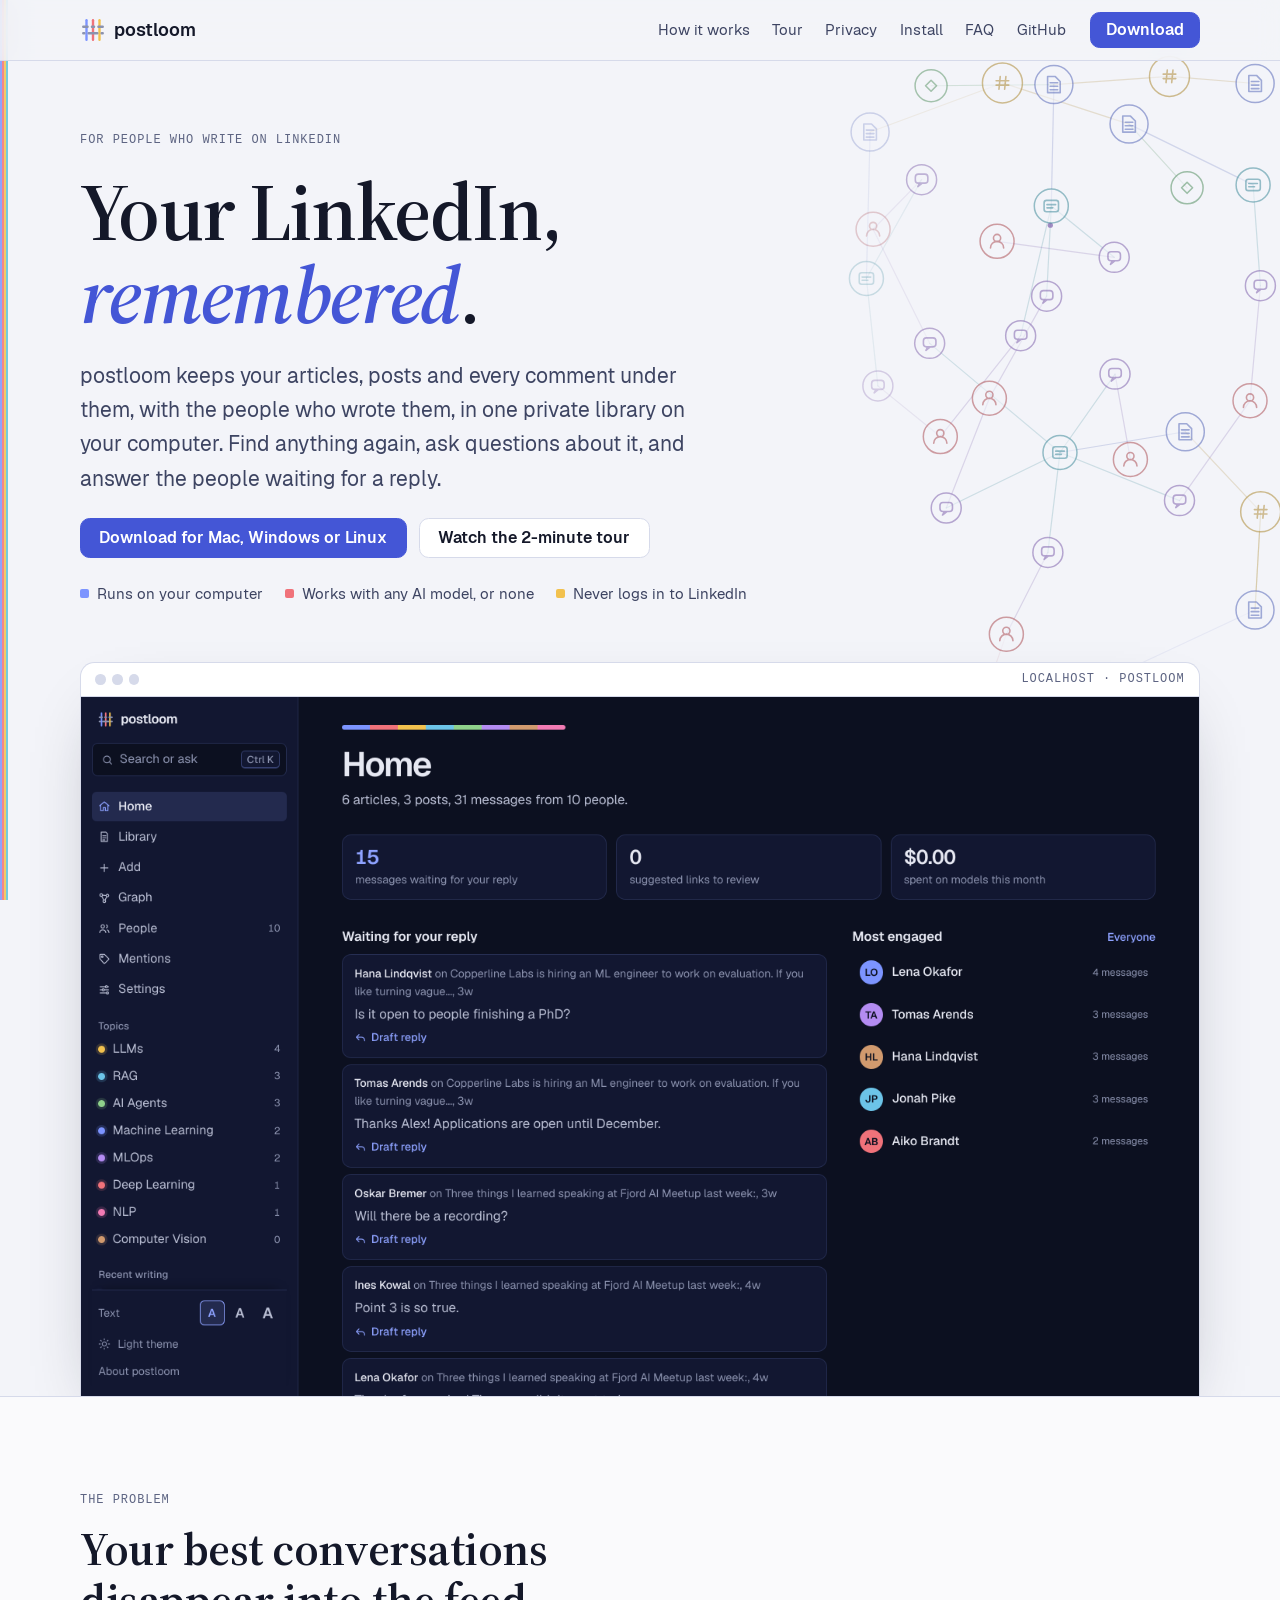
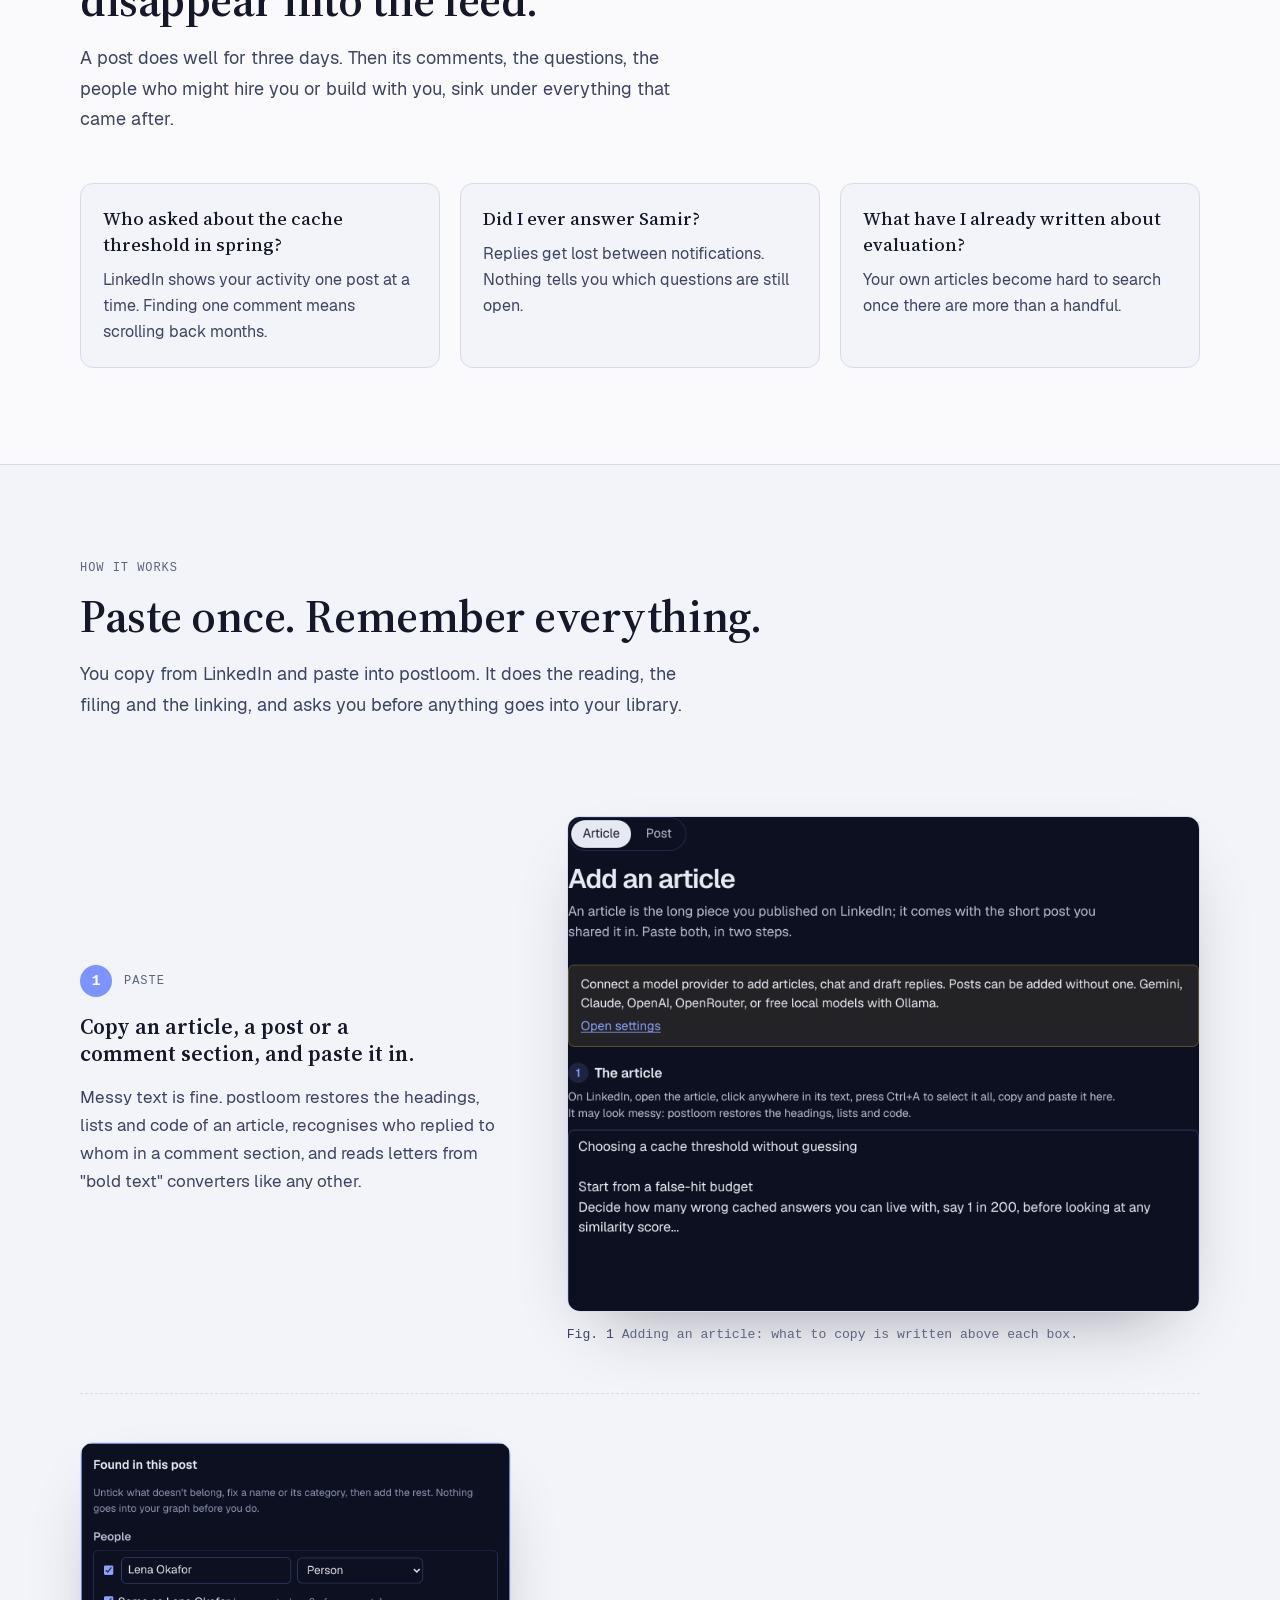
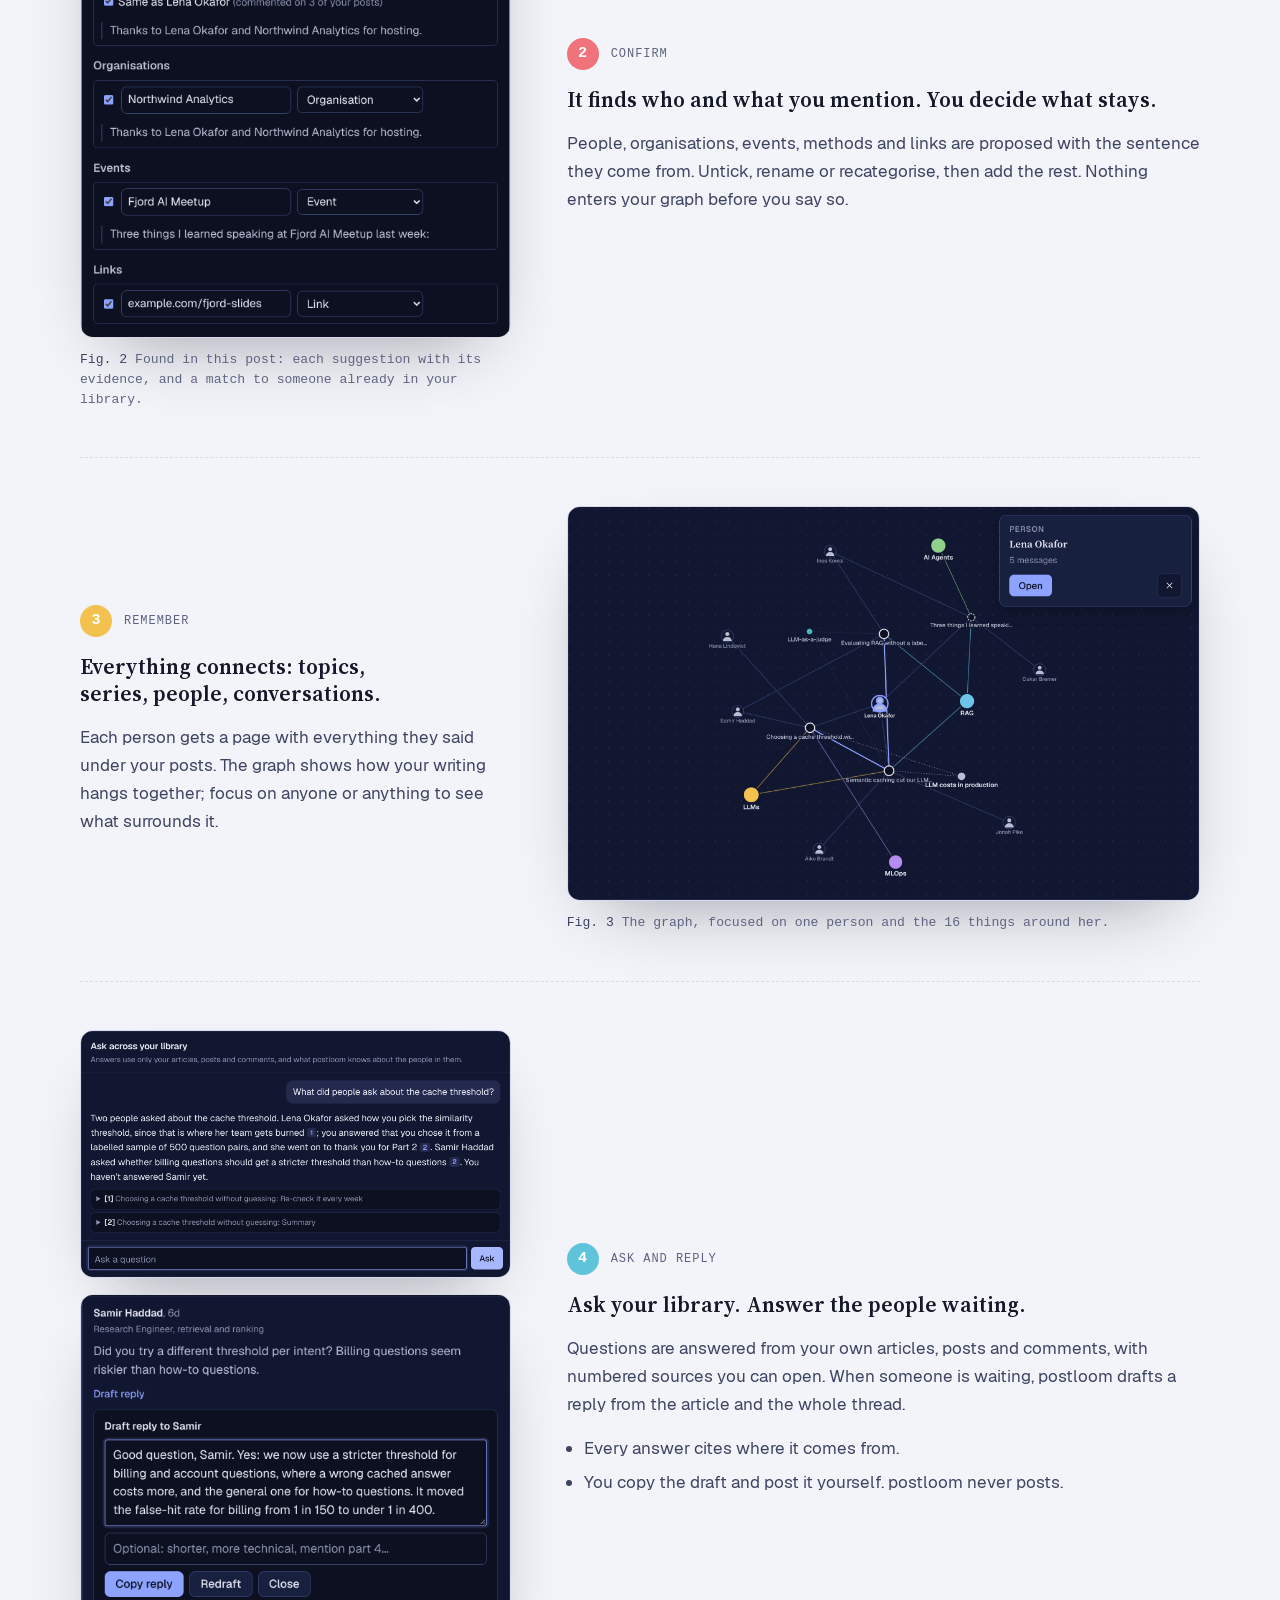
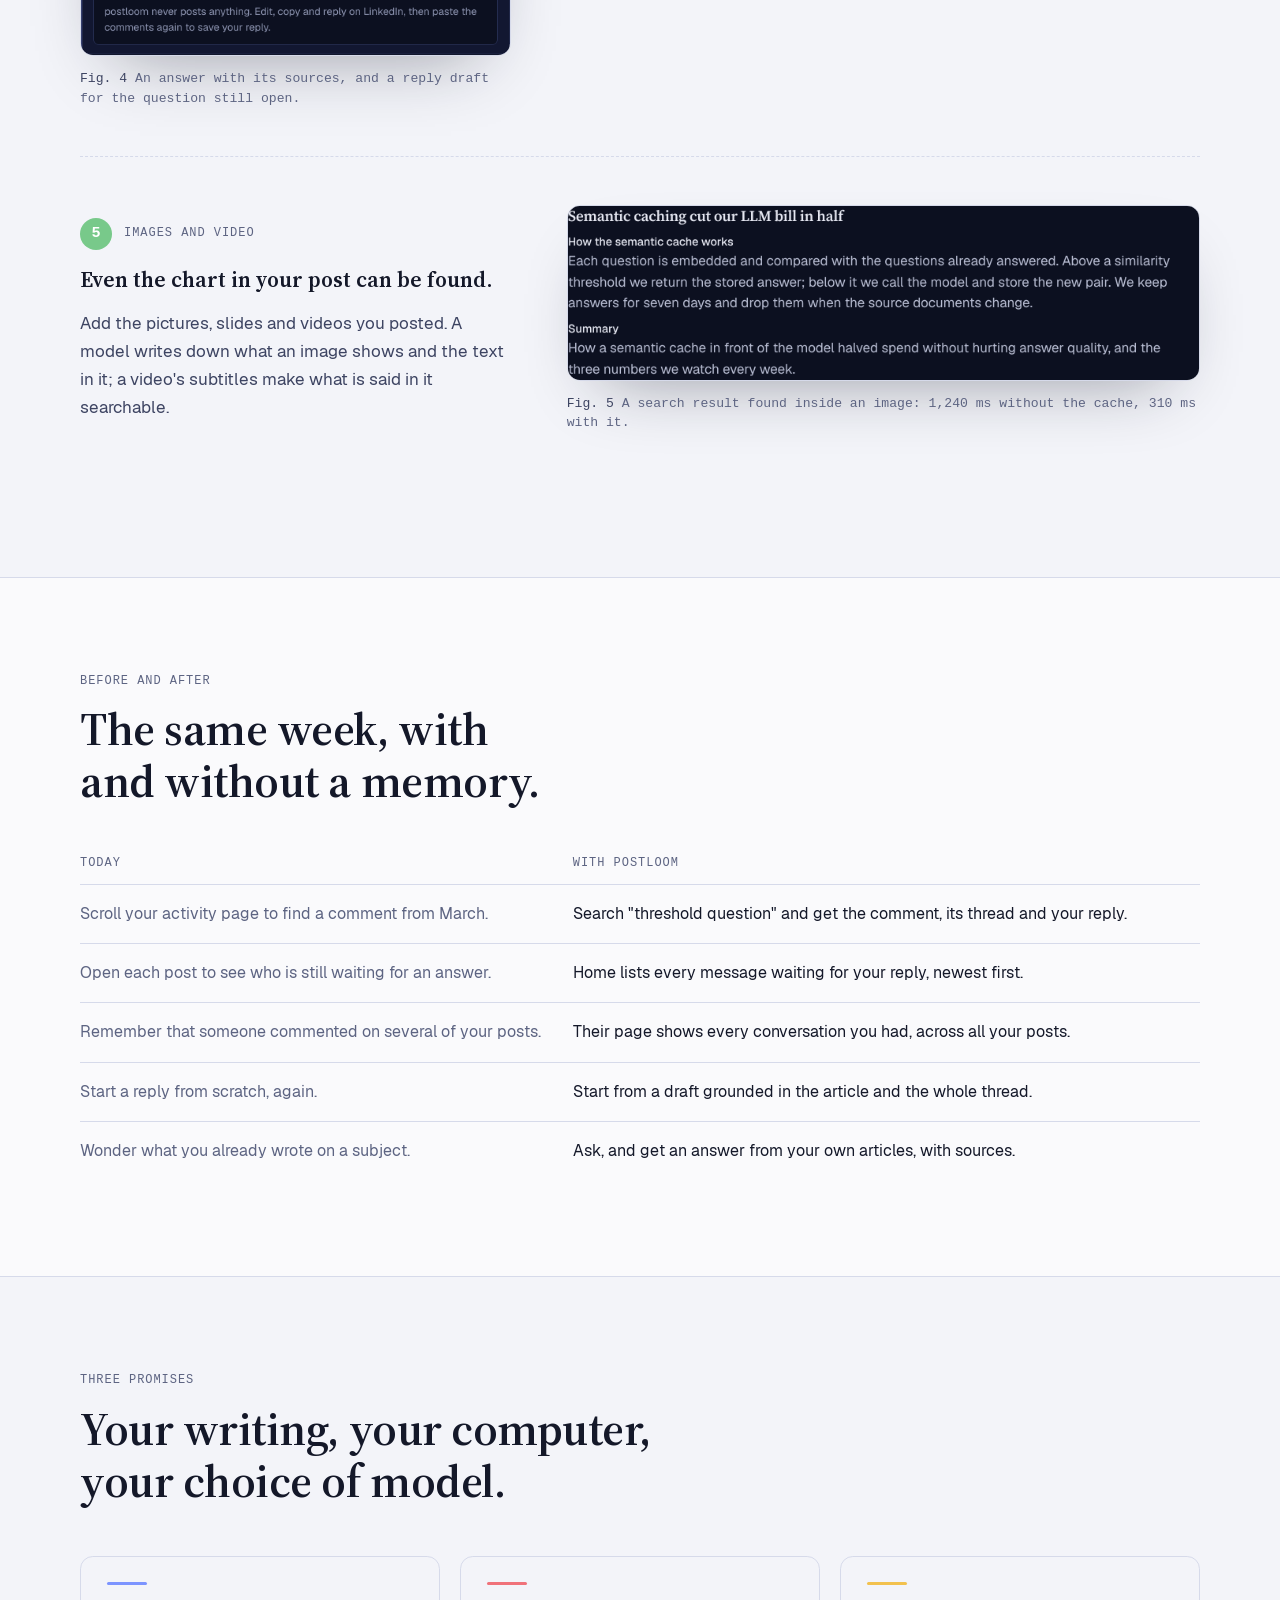
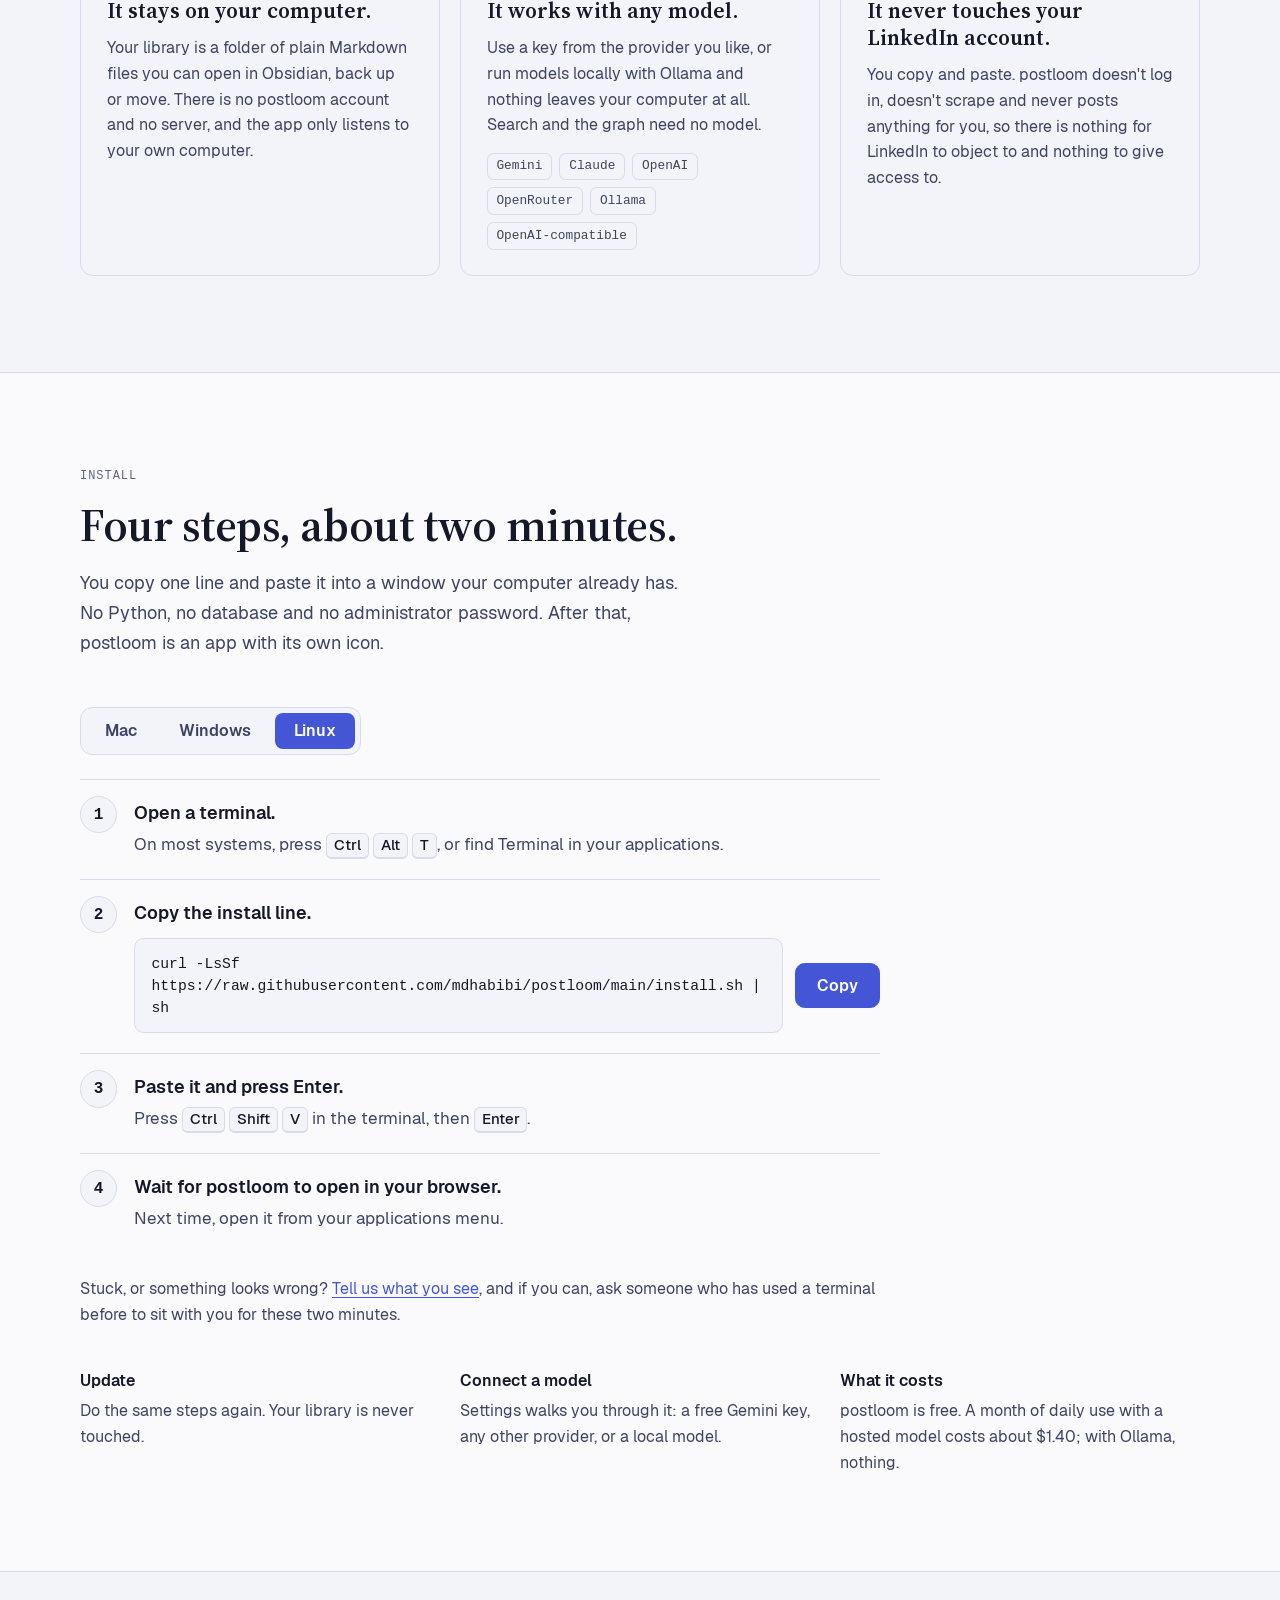
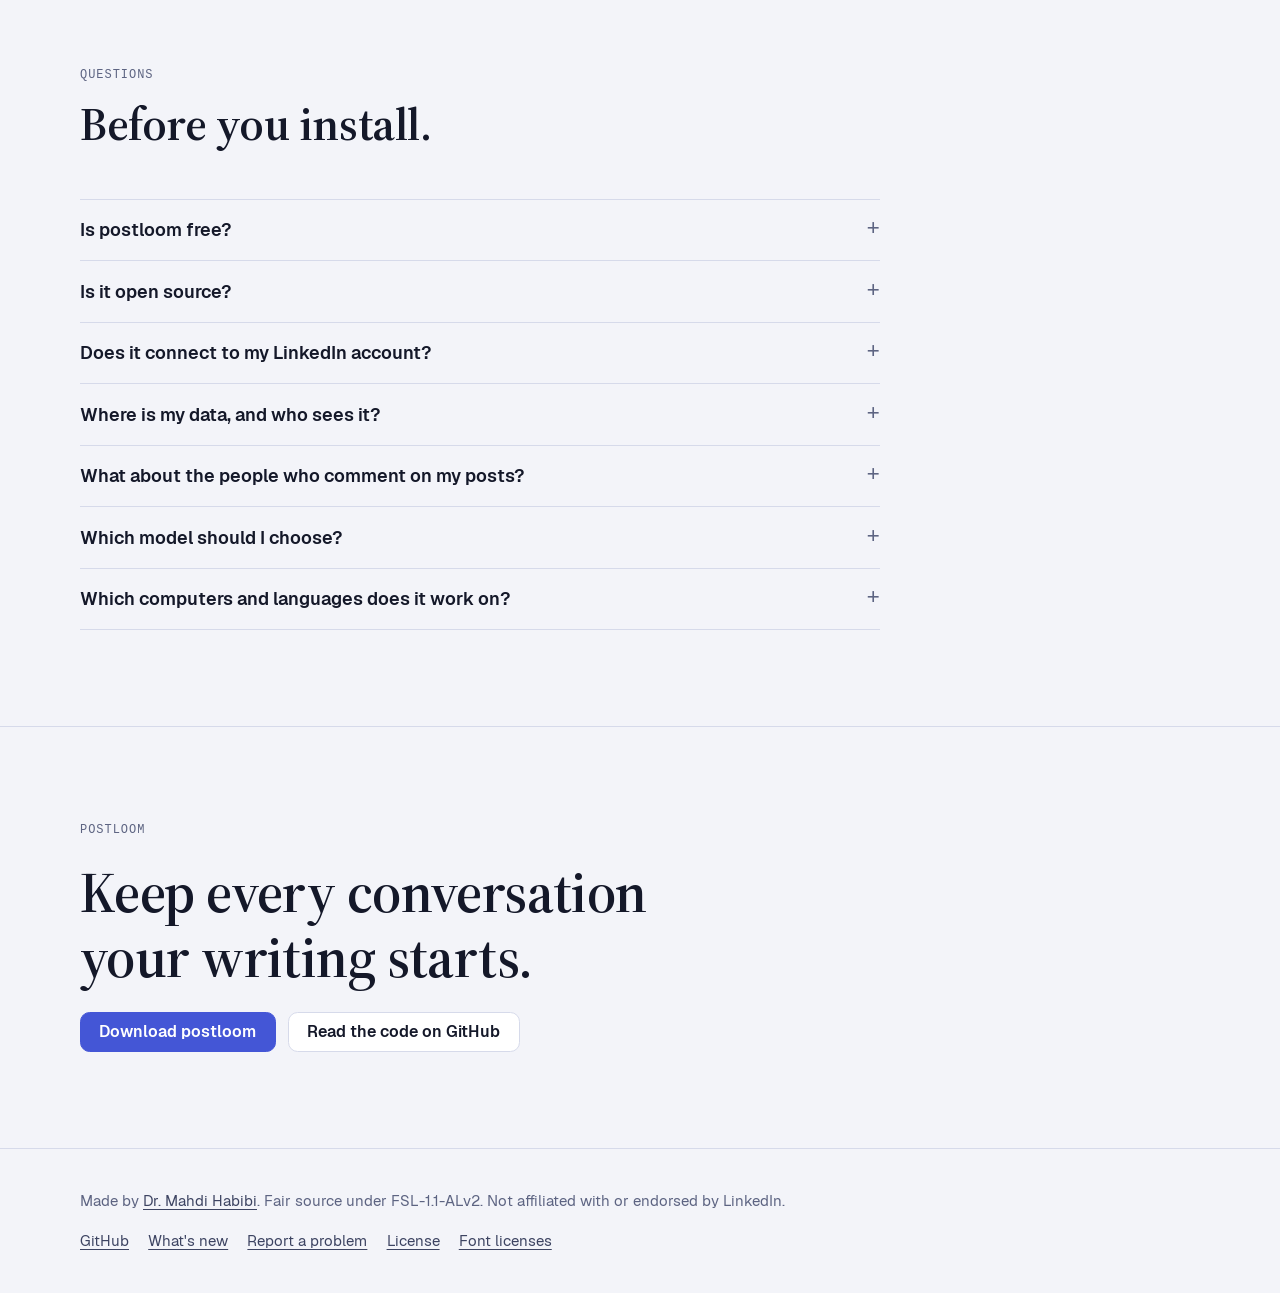
<file: site/index.html>
<!doctype html>
<html lang="en">
<head>
<meta charset="utf-8">
<meta name="viewport" content="width=device-width, initial-scale=1, viewport-fit=cover">
<title>postloom: your LinkedIn, remembered</title>
<meta name="description" content="A private memory of your LinkedIn articles, posts, comments and the people in them, on your own computer.">
<link rel="canonical" href="https://postloom-app.vercel.app/">
<link rel="icon" href="img/icon.svg" type="image/svg+xml">
<meta name="theme-color" content="#0b0e1a">
<meta property="og:type" content="website">
<meta property="og:url" content="https://postloom-app.vercel.app/">
<meta property="og:title" content="postloom: your LinkedIn, remembered">
<meta property="og:description" content="A private memory of your LinkedIn articles, posts, comments and the people in them, on your own computer.">
<meta property="og:image" content="https://postloom-app.vercel.app/img/og.png">
<meta property="og:image:width" content="1200">
<meta property="og:image:height" content="630">
<meta property="og:image:alt" content="postloom: your LinkedIn, remembered. A private library of your articles, posts and comments.">
<meta name="twitter:card" content="summary_large_image">
<link rel="preload" href="fonts/SourceSerif4Variable-Roman.ttf.woff2" as="font" type="font/woff2" crossorigin>
<style>
/* Fonts are served from this site, like the app serves its own: no third-party requests. */
@font-face { font-family: "Geist"; src: url("fonts/Geist-Regular.woff2") format("woff2"); font-weight: 400; font-display: swap; }
@font-face { font-family: "Geist"; src: url("fonts/Geist-Medium.woff2") format("woff2"); font-weight: 500; font-display: swap; }
@font-face { font-family: "Geist"; src: url("fonts/Geist-SemiBold.woff2") format("woff2"); font-weight: 600 700; font-display: swap; }
@font-face { font-family: "Source Serif 4"; src: url("fonts/SourceSerif4Variable-Roman.ttf.woff2") format("woff2"); font-weight: 200 900; font-style: normal; font-display: swap; }
@font-face { font-family: "Source Serif 4"; src: url("fonts/SourceSerif4Variable-Italic.ttf.woff2") format("woff2"); font-weight: 200 900; font-style: italic; font-display: swap; }
/* Layout: a loom. Colored warp threads run down the page edge; sections are woven across
   them as figures in a technical paper (Fig. 1-5), screenshots framed like plates. */
:root {
  --ground: #0b0e1a;
  --surface: #121729;
  --raised: #182036;
  --line: #262e4a;
  --ink: #e9ebf5;
  --soft: #b2b8d2;
  --muted: #8189aa;
  --accent: #93a2ff;
  --accent-ink: #0b0e1a;
  --t1: #7c94ff; --t2: #f0727a; --t3: #f2c14e; --t4: #5fc4d9;
  --t5: #78c98a; --t6: #b48cf0; --t7: #e59b6a; --t8: #ee7fb4;
  --display: "Source Serif 4", "Iowan Old Style", Georgia, serif;
  --sans: "Geist", ui-sans-serif, system-ui, -apple-system, "Segoe UI", sans-serif;
  --mono: ui-monospace, "SF Mono", "Cascadia Mono", Menlo, Consolas, monospace;
  --shadow: 0 30px 80px -30px rgb(0 0 0 / 0.7);
  color-scheme: dark;
}
@media (prefers-color-scheme: light) {
  :root:not([data-theme="dark"]) {
    --ground: #f3f4f9; --surface: #ffffff; --raised: #eceef7; --line: #d6daea;
    --ink: #141829; --soft: #3d4462; --muted: #5d6482; --accent: #4456d6; --accent-ink: #ffffff;
    --shadow: 0 30px 70px -35px rgb(20 24 41 / 0.45);
    color-scheme: light;
  }
}
:root[data-theme="light"] {
  --ground: #f3f4f9; --surface: #ffffff; --raised: #eceef7; --line: #d6daea;
  --ink: #141829; --soft: #3d4462; --muted: #5d6482; --accent: #4456d6; --accent-ink: #ffffff;
  --shadow: 0 30px 70px -35px rgb(20 24 41 / 0.45);
  color-scheme: light;
}

* { box-sizing: border-box; }
body { margin: 0; }
[hidden] { display: none !important; }
:root { padding-top: env(safe-area-inset-top, 0px); padding-bottom: env(safe-area-inset-bottom, 0px); }
html { scroll-behavior: smooth; }
@media (prefers-reduced-motion: reduce) { html { scroll-behavior: auto; } }
body {
  background: var(--ground); color: var(--ink);
  font: 400 1.0625rem/1.65 var(--sans);
  -webkit-font-smoothing: antialiased;
}
a { color: var(--accent); text-decoration-thickness: 1px; text-underline-offset: 3px; }
:focus-visible { outline: 2px solid var(--accent); outline-offset: 3px; border-radius: 4px; }
img { display: block; max-width: 100%; height: auto; }
.wrap {
  width: 100%; max-width: 72rem; margin-inline: auto;
  padding-left: max(16px, env(safe-area-inset-left, 0px));
  padding-right: max(16px, env(safe-area-inset-right, 0px));
}
.label {
  font: 500 0.75rem/1.2 var(--mono); letter-spacing: 0.08em; text-transform: uppercase; color: var(--muted);
}
h1, h2, h3 { text-wrap: balance; margin: 0; }
h2 { font: 600 clamp(1.9rem, 1.3rem + 2.2vw, 2.9rem)/1.12 var(--display); letter-spacing: -0.01em; }
h3 { font: 600 1.35rem/1.25 var(--display); }
p { margin: 0; }
.lede { color: var(--soft); font-size: 1.15rem; max-width: 38rem; }

/* -- the warp: threads down the left edge of the page -------------------------------- */
.warp {
  position: fixed; inset: 0 auto 0 0; width: 0.5rem; display: flex; z-index: 0; pointer-events: none;
}
.warp i { flex: 1; opacity: 0.85; }
.warp i:nth-child(1) { background: var(--t1); } .warp i:nth-child(2) { background: var(--t2); }
.warp i:nth-child(3) { background: var(--t3); } .warp i:nth-child(4) { background: var(--t4); }

/* -- the graph behind the whole page (drawn by the script at the end) ---------------- */
#graph { position: fixed; inset: 0; width: 100%; height: 100%; z-index: 0; pointer-events: none; }
footer.site { position: relative; z-index: 1; }

/* -- header -------------------------------------------------------------------------- */
body::before {
  content: ""; position: fixed; inset: 0 0 auto; height: env(safe-area-inset-top, 0px); z-index: 10;
  background: var(--ground);
}
.top {
  position: sticky; top: env(safe-area-inset-top, 0px); z-index: 5;
  background: color-mix(in srgb, var(--ground) 86%, transparent);
  backdrop-filter: blur(12px); border-bottom: 1px solid var(--line);
}
.top .wrap { display: flex; align-items: center; gap: 1.5rem; height: 3.75rem; }
.brand { display: flex; align-items: center; gap: 0.55rem; color: var(--ink); text-decoration: none; font: 600 1.15rem/1 var(--sans); }
.brand img { width: 1.6rem; height: 1.6rem; }
.top nav { display: flex; gap: 1.4rem; margin-left: auto; }
.top nav a { color: var(--soft); text-decoration: none; font-size: 0.95rem; }
.top nav a:hover { color: var(--ink); }
.button {
  display: inline-flex; align-items: center; gap: 0.5rem; padding: 0.7rem 1.15rem; border-radius: 0.6rem;
  font: 600 0.98rem/1 var(--sans); text-decoration: none; border: 1px solid var(--line); color: var(--ink);
  background: var(--surface); cursor: pointer; white-space: nowrap;
}
.button:hover { border-color: var(--accent); }
.button.primary { background: var(--accent); color: var(--accent-ink); border-color: var(--accent); }
.button.primary:hover { filter: brightness(1.08); }
.top .button { padding: 0.55rem 0.95rem; }
@media (max-width: 760px) { .top nav { display: none; } .top .button { margin-left: auto; } }

/* -- hero ---------------------------------------------------------------------------- */
.hero { position: relative; padding-block: 4.5rem 0; overflow: hidden; }
.hero .wrap { position: relative; z-index: 1; }
.hero-text { display: grid; gap: 1.4rem; max-width: 47rem; }
.hero h1 { font: 600 clamp(2.7rem, 1.6rem + 4.6vw, 5.1rem)/1.02 var(--display); letter-spacing: -0.02em; }
.hero h1 em { font-style: italic; color: var(--accent); }
.hero .lede { font-size: clamp(1.1rem, 1rem + 0.4vw, 1.3rem); }
.actions { display: flex; flex-wrap: wrap; gap: 0.75rem; align-items: center; }
.facts { display: flex; flex-wrap: wrap; gap: 0.4rem 1.4rem; margin: 0; padding: 0; list-style: none; }
.facts li { display: flex; align-items: center; gap: 0.5rem; color: var(--soft); font-size: 0.95rem; }
.facts li::before { content: ""; width: 0.55rem; height: 0.55rem; border-radius: 2px; background: var(--c); }
.plate {
  margin: 3.5rem 0 0; border: 1px solid var(--line); border-radius: 0.9rem 0.9rem 0 0; border-bottom: 0;
  overflow: hidden; box-shadow: var(--shadow); background: var(--surface);
}
.plate-bar { display: flex; align-items: center; gap: 0.4rem; padding: 0.6rem 0.9rem; border-bottom: 1px solid var(--line); }
.plate-bar span { width: 0.65rem; height: 0.65rem; border-radius: 50%; background: var(--line); }
.plate-bar .label { margin-left: auto; }

/* -- sections ------------------------------------------------------------------------ */
section { position: relative; z-index: 1; }
.band { padding-block: 6rem; border-top: 1px solid var(--line); }
.band.tint { background: color-mix(in srgb, var(--surface) 55%, transparent); }
.head { display: grid; gap: 1rem; margin-bottom: 3rem; max-width: 46rem; }

.problem-grid { display: grid; grid-template-columns: repeat(3, minmax(0, 1fr)); gap: 1.25rem; }
.problem-grid article { padding: 1.4rem; border: 1px solid var(--line); border-radius: 0.8rem; background: var(--ground); display: grid; gap: 0.6rem; align-content: start; }
.problem-grid q { font: 500 1.15rem/1.4 var(--display); quotes: none; }
.problem-grid p { color: var(--soft); font-size: 0.98rem; }

/* figures: text beside a framed screenshot */
.fig { display: grid; grid-template-columns: minmax(0, 0.85fr) minmax(0, 1.25fr); gap: 3.5rem; align-items: center; padding-block: 3rem; }
.fig + .fig { border-top: 1px dashed var(--line); }
.fig.flip .fig-text { order: 2; }
.fig-text { display: grid; gap: 1rem; align-content: start; min-width: 0; }
.fig-text p { color: var(--soft); }
.fig-text ul { margin: 0; padding-left: 1.1rem; color: var(--soft); display: grid; gap: 0.35rem; }
.step { display: flex; align-items: center; gap: 0.75rem; }
.step b { display: grid; place-items: center; width: 2rem; height: 2rem; border-radius: 50%; font: 600 0.95rem/1 var(--mono); color: var(--accent-ink); background: var(--c, var(--accent)); }
figure { margin: 0; min-width: 0; }
.frame { border: 1px solid var(--line); border-radius: 0.8rem; overflow: hidden; background: var(--surface); box-shadow: var(--shadow); }
.frame.crop { max-height: 31rem; }
.frame.crop img { width: 100%; object-fit: cover; object-position: top; }
.pair { display: grid; gap: 1rem; }
figcaption { margin-top: 0.8rem; font: 400 0.82rem/1.5 var(--mono); color: var(--muted); }
figcaption b { color: var(--soft); font-weight: 500; }

/* before / after */
.ledger { width: 100%; border-collapse: collapse; font-size: 1rem; }
.ledger th { text-align: left; padding: 0 1rem 0.8rem 0; }
.ledger td { padding: 1rem 1rem 1rem 0; border-top: 1px solid var(--line); vertical-align: top; }
.ledger td:first-child { color: var(--muted); width: 44%; }
.ledger td:last-child { color: var(--ink); }
.table-scroll { overflow-x: auto; }

/* promises */
.promises { display: grid; grid-template-columns: repeat(3, minmax(0, 1fr)); gap: 1.25rem; }
.promises article { display: grid; gap: 0.7rem; padding: 1.6rem; border-radius: 0.8rem; border: 1px solid var(--line); background: var(--ground); align-content: start; }
.promises article::before { content: ""; height: 3px; width: 2.5rem; border-radius: 2px; background: var(--c); }
.promises p { color: var(--soft); font-size: 0.98rem; }
.providers { display: flex; flex-wrap: wrap; gap: 0.45rem; margin: 0.2rem 0 0; padding: 0; list-style: none; }
.providers li { font: 500 0.8rem/1 var(--mono); padding: 0.4rem 0.55rem; border: 1px solid var(--line); border-radius: 0.4rem; color: var(--soft); }

/* install: one computer at a time, as numbered steps */
.systems { display: inline-flex; gap: 0.25rem; padding: 0.3rem; border: 1px solid var(--line); border-radius: 0.75rem; background: var(--ground); margin-bottom: 1.5rem; }
.systems button {
  font: 600 1rem/1 var(--sans); padding: 0.65rem 1.2rem; border: 0; border-radius: 0.5rem;
  background: none; color: var(--soft); cursor: pointer;
}
.systems button[aria-selected="true"] { background: var(--accent); color: var(--accent-ink); }
.steps { list-style: none; counter-reset: step; margin: 0; padding: 0; display: grid; gap: 0; max-width: 50rem; }
.steps li {
  counter-increment: step; position: relative; padding: 1.1rem 0 1.25rem 3.4rem; color: var(--soft);
  border-top: 1px solid var(--line);
}
.steps li::before {
  content: counter(step); position: absolute; left: 0; top: 1rem; width: 2.2rem; height: 2.2rem;
  display: grid; place-items: center; border-radius: 50%; background: var(--ground); border: 1px solid var(--line);
  font: 600 1rem/1 var(--mono); color: var(--ink);
}
.steps li strong { display: block; color: var(--ink); font-size: 1.1rem; margin-bottom: 0.2rem; }
.steps b { color: var(--ink); }
kbd {
  display: inline-block; min-width: 1.6em; padding: 0.05em 0.45em; border: 1px solid var(--line); border-bottom-width: 2px;
  border-radius: 0.35rem; background: var(--ground); color: var(--ink); font: 500 0.9em/1.4 var(--sans); text-align: center;
}
.line { display: flex; flex-wrap: wrap; align-items: center; gap: 0.75rem; margin-top: 0.7rem; }
.line code {
  flex: 1 1 22rem; min-width: 0; padding: 0.85rem 1rem; border: 1px solid var(--line); border-radius: 0.6rem;
  background: var(--ground); color: var(--ink); font: 400 0.92rem/1.5 var(--mono);
  white-space: pre-wrap; overflow-wrap: anywhere; user-select: all;
}
.copy { padding: 0.85rem 1.3rem; }
.stuck { margin-top: 1.5rem; color: var(--soft); font-size: 0.98rem; max-width: 50rem; }
.after { display: grid; grid-template-columns: repeat(3, minmax(0, 1fr)); gap: 1.25rem; margin-top: 2.5rem; color: var(--soft); font-size: 0.98rem; }
.after strong { color: var(--ink); display: block; margin-bottom: 0.25rem; }

/* faq */
.faq { display: grid; gap: 0; max-width: 50rem; }
.faq details { border-top: 1px solid var(--line); }
.faq details:last-child { border-bottom: 1px solid var(--line); }
.faq summary { cursor: pointer; padding: 1.15rem 0; font: 600 1.1rem/1.35 var(--sans); list-style: none; display: flex; justify-content: space-between; gap: 1rem; }
.faq summary::-webkit-details-marker { display: none; }
.faq summary::after { content: "+"; font: 400 1.4rem/1 var(--mono); color: var(--muted); }
.faq details[open] summary::after { content: "\2212"; }
.faq details p { color: var(--soft); padding-bottom: 1.2rem; max-width: 44rem; }

/* closing */
.closing { text-align: left; padding-block: 6rem; border-top: 1px solid var(--line); }
.closing .wrap { display: grid; gap: 1.4rem; }
.closing h2 { font-size: clamp(2.2rem, 1.4rem + 3vw, 3.6rem); max-width: 40rem; }
footer.site { border-top: 1px solid var(--line); padding-block: 2.5rem; color: var(--muted); font-size: 0.92rem; }
footer.site .wrap { display: flex; flex-wrap: wrap; gap: 1rem 2rem; justify-content: space-between; }
footer.site nav { display: flex; flex-wrap: wrap; gap: 1.2rem; }
footer.site a { color: var(--soft); }

@media (max-width: 900px) {
  .fig, .fig.flip { grid-template-columns: minmax(0, 1fr); gap: 1.75rem; }
  .fig.flip .fig-text { order: 0; }
  .problem-grid, .promises, .after { grid-template-columns: minmax(0, 1fr); }
  .band { padding-block: 4.5rem; }
}
</style>
</head>
<body>

<div class="warp" aria-hidden="true"><i></i><i></i><i></i><i></i></div>
<canvas id="graph" aria-hidden="true"></canvas>

<header class="top">
  <div class="wrap">
    <a class="brand" href="#top"><img src="img/icon.svg" alt="">postloom</a>
    <nav aria-label="Sections">
      <a href="#how">How it works</a>
      <a href="tour.html">Tour</a>
      <a href="#private">Privacy</a>
      <a href="#install">Install</a>
      <a href="#faq">FAQ</a>
      <a href="https://github.com/mdhabibi/postloom">GitHub</a>
    </nav>
    <a class="button primary" href="#install">Download</a>
  </div>
</header>

<main id="top">
  <section class="hero">
    <div class="wrap">
      <div class="hero-text">
        <p class="label">For people who write on LinkedIn</p>
        <h1>Your LinkedIn, <em>remembered</em>.</h1>
        <p class="lede">postloom keeps your articles, posts and every comment under them, with the people who wrote them, in one private library on your computer. Find anything again, ask questions about it, and answer the people waiting for a reply.</p>
        <div class="actions">
          <a class="button primary" href="#install">Download for Mac, Windows or Linux</a>
          <a class="button" href="tour.html">Watch the 2-minute tour</a>
        </div>
        <ul class="facts">
          <li style="--c: var(--t1)">Runs on your computer</li>
          <li style="--c: var(--t2)">Works with any AI model, or none</li>
          <li style="--c: var(--t3)">Never logs in to LinkedIn</li>
        </ul>
      </div>
      <figure class="plate">
        <div class="plate-bar" aria-hidden="true"><span></span><span></span><span></span><p class="label">localhost · postloom</p></div>
        <img src="img/home.png" width="2880" height="1800" alt="The postloom home screen: 6 articles, 3 posts and 31 messages from 10 people, the comments waiting for a reply, and the most engaged people.">
      </figure>
    </div>
  </section>

  <section class="band tint">
    <div class="wrap">
      <div class="head">
        <p class="label">The problem</p>
        <h2>Your best conversations disappear into the feed.</h2>
        <p class="lede">A post does well for three days. Then its comments, the questions, the people who might hire you or build with you, sink under everything that came after.</p>
      </div>
      <div class="problem-grid">
        <article>
          <q>Who asked about the cache threshold in spring?</q>
          <p>LinkedIn shows your activity one post at a time. Finding one comment means scrolling back months.</p>
        </article>
        <article>
          <q>Did I ever answer Samir?</q>
          <p>Replies get lost between notifications. Nothing tells you which questions are still open.</p>
        </article>
        <article>
          <q>What have I already written about evaluation?</q>
          <p>Your own articles become hard to search once there are more than a handful.</p>
        </article>
      </div>
    </div>
  </section>

  <section class="band" id="how">
    <div class="wrap">
      <div class="head">
        <p class="label">How it works</p>
        <h2>Paste once. Remember everything.</h2>
        <p class="lede">You copy from LinkedIn and paste into postloom. It does the reading, the filing and the linking, and asks you before anything goes into your library.</p>
      </div>

      <div class="fig">
        <div class="fig-text">
          <p class="step" style="--c: var(--t1)"><b>1</b><span class="label">Paste</span></p>
          <h3>Copy an article, a post or a comment section, and paste it in.</h3>
          <p>Messy text is fine. postloom restores the headings, lists and code of an article, recognises who replied to whom in a comment section, and reads letters from "bold text" converters like any other.</p>
        </div>
        <figure>
          <div class="frame crop"><img src="img/add.png" width="1600" height="3078" alt="The Add an article screen, in two numbered steps: the article, then the post that shared it." loading="lazy"></div>
          <figcaption><b>Fig. 1</b> Adding an article: what to copy is written above each box.</figcaption>
        </figure>
      </div>

      <div class="fig flip">
        <div class="fig-text">
          <p class="step" style="--c: var(--t2)"><b>2</b><span class="label">Confirm</span></p>
          <h3>It finds who and what you mention. You decide what stays.</h3>
          <p>People, organisations, events, methods and links are proposed with the sentence they come from. Untick, rename or recategorise, then add the rest. Nothing enters your graph before you say so.</p>
        </div>
        <figure>
          <div class="frame crop"><img src="img/review.png" width="1196" height="1664" alt="Found in this post: Lena Okafor matched to the person who commented on three posts, Northwind Analytics, Fjord AI Meetup, a link and a suggested new topic." loading="lazy"></div>
          <figcaption><b>Fig. 2</b> Found in this post: each suggestion with its evidence, and a match to someone already in your library.</figcaption>
        </figure>
      </div>

      <div class="fig">
        <div class="fig-text">
          <p class="step" style="--c: var(--t3)"><b>3</b><span class="label">Remember</span></p>
          <h3>Everything connects: topics, series, people, conversations.</h3>
          <p>Each person gets a page with everything they said under your posts. The graph shows how your writing hangs together; focus on anyone or anything to see what surrounds it.</p>
        </div>
        <figure>
          <div class="frame"><img src="img/graph.png" width="2096" height="1302" alt="The graph focused on Lena Okafor: the articles she commented on, their topics and the other people in those conversations." loading="lazy"></div>
          <figcaption><b>Fig. 3</b> The graph, focused on one person and the 16 things around her.</figcaption>
        </figure>
      </div>

      <div class="fig flip">
        <div class="fig-text">
          <p class="step" style="--c: var(--t4)"><b>4</b><span class="label">Ask and reply</span></p>
          <h3>Ask your library. Answer the people waiting.</h3>
          <p>Questions are answered from your own articles, posts and comments, with numbered sources you can open. When someone is waiting, postloom drafts a reply from the article and the whole thread.</p>
          <ul>
            <li>Every answer cites where it comes from.</li>
            <li>You copy the draft and post it yourself. postloom never posts.</li>
          </ul>
        </div>
        <figure>
          <div class="pair">
            <div class="frame"><img src="img/chat.png" width="1600" height="916" alt="Asked what people said about the cache threshold, postloom answers with two numbered sources and notes that Samir hasn't had a reply yet." loading="lazy"></div>
            <div class="frame"><img src="img/reply.png" width="1196" height="1006" alt="A draft reply to Samir Haddad's comment, with Copy reply and Redraft buttons." loading="lazy"></div>
          </div>
          <figcaption><b>Fig. 4</b> An answer with its sources, and a reply draft for the question still open.</figcaption>
        </figure>
      </div>

      <div class="fig">
        <div class="fig-text">
          <p class="step" style="--c: var(--t5)"><b>5</b><span class="label">Images and video</span></p>
          <h3>Even the chart in your post can be found.</h3>
          <p>Add the pictures, slides and videos you posted. A model writes down what an image shows and the text in it; a video's subtitles make what is said in it searchable.</p>
        </div>
        <figure>
          <div class="frame"><img src="img/media-search.png" width="1600" height="440" alt="A search for how much faster the cache is finds the latency chart from a post, with its numbers read from the image." loading="lazy"></div>
          <figcaption><b>Fig. 5</b> A search result found inside an image: 1,240 ms without the cache, 310 ms with it.</figcaption>
        </figure>
      </div>
    </div>
  </section>

  <section class="band tint">
    <div class="wrap">
      <div class="head">
        <p class="label">Before and after</p>
        <h2>The same week, with and without a memory.</h2>
      </div>
      <div class="table-scroll">
        <table class="ledger">
          <thead><tr><th class="label">Today</th><th class="label">With postloom</th></tr></thead>
          <tbody>
            <tr><td>Scroll your activity page to find a comment from March.</td><td>Search "threshold question" and get the comment, its thread and your reply.</td></tr>
            <tr><td>Open each post to see who is still waiting for an answer.</td><td>Home lists every message waiting for your reply, newest first.</td></tr>
            <tr><td>Remember that someone commented on several of your posts.</td><td>Their page shows every conversation you had, across all your posts.</td></tr>
            <tr><td>Start a reply from scratch, again.</td><td>Start from a draft grounded in the article and the whole thread.</td></tr>
            <tr><td>Wonder what you already wrote on a subject.</td><td>Ask, and get an answer from your own articles, with sources.</td></tr>
          </tbody>
        </table>
      </div>
    </div>
  </section>

  <section class="band" id="private">
    <div class="wrap">
      <div class="head">
        <p class="label">Three promises</p>
        <h2>Your writing, your computer, your choice of model.</h2>
      </div>
      <div class="promises">
        <article style="--c: var(--t1)">
          <h3>It stays on your computer.</h3>
          <p>Your library is a folder of plain Markdown files you can open in Obsidian, back up or move. There is no postloom account and no server, and the app only listens to your own computer.</p>
        </article>
        <article style="--c: var(--t2)">
          <h3>It works with any model.</h3>
          <p>Use a key from the provider you like, or run models locally with Ollama and nothing leaves your computer at all. Search and the graph need no model.</p>
          <ul class="providers" aria-label="Supported providers">
            <li>Gemini</li><li>Claude</li><li>OpenAI</li><li>OpenRouter</li><li>Ollama</li><li>OpenAI-compatible</li>
          </ul>
        </article>
        <article style="--c: var(--t3)">
          <h3>It never touches your LinkedIn account.</h3>
          <p>You copy and paste. postloom doesn't log in, doesn't scrape and never posts anything for you, so there is nothing for LinkedIn to object to and nothing to give access to.</p>
        </article>
      </div>
    </div>
  </section>

  <section class="band tint" id="install">
    <div class="wrap">
      <div class="head">
        <p class="label">Install</p>
        <h2>Four steps, about two minutes.</h2>
        <p class="lede">You copy one line and paste it into a window your computer already has. No Python, no database and no administrator password. After that, postloom is an app with its own icon.</p>
      </div>
      <div class="systems" role="tablist" aria-label="Your computer">
        <button type="button" role="tab" id="tab-mac" aria-controls="steps-mac" aria-selected="true">Mac</button>
        <button type="button" role="tab" id="tab-windows" aria-controls="steps-windows" aria-selected="false" tabindex="-1">Windows</button>
        <button type="button" role="tab" id="tab-linux" aria-controls="steps-linux" aria-selected="false" tabindex="-1">Linux</button>
      </div>

      <ol class="steps" id="steps-mac" role="tabpanel" aria-labelledby="tab-mac">
        <li><strong>Open Terminal.</strong> Press <kbd>⌘</kbd> and <kbd>Space</kbd> together, type <b>Terminal</b> and press <kbd>Return</kbd>. A window with a line of text appears.</li>
        <li><strong>Copy the install line.</strong>
          <div class="line"><code id="cmd-mac">curl -LsSf https://raw.githubusercontent.com/mdhabibi/postloom/main/install.sh | sh</code>
          <button class="button primary copy" type="button" data-copy="cmd-mac" id="copy-mac">Copy</button></div></li>
        <li><strong>Paste it into Terminal and press Return.</strong> Click in the Terminal window, press <kbd>⌘</kbd> <kbd>V</kbd>, then <kbd>Return</kbd>. Text scrolls by while postloom installs.</li>
        <li><strong>Wait for postloom to open in your browser.</strong> You can close Terminal then. Next time, open postloom from Launchpad or Applications, like any app.</li>
      </ol>

      <ol class="steps" id="steps-windows" role="tabpanel" aria-labelledby="tab-windows" hidden>
        <li><strong>Open PowerShell.</strong> Click Start, type <b>PowerShell</b> and press <kbd>Enter</kbd>. A blue or black window appears.</li>
        <li><strong>Copy the install line.</strong>
          <div class="line"><code id="cmd-windows">irm https://raw.githubusercontent.com/mdhabibi/postloom/main/install.ps1 | iex</code>
          <button class="button primary copy" type="button" data-copy="cmd-windows" id="copy-windows">Copy</button></div></li>
        <li><strong>Paste it into PowerShell and press Enter.</strong> Right-click inside the window (or press <kbd>Ctrl</kbd> <kbd>V</kbd>), then press <kbd>Enter</kbd>. Text scrolls by while postloom installs.</li>
        <li><strong>Wait for postloom to open in your browser.</strong> You can close PowerShell then. Next time, open postloom from the Start menu or the desktop icon.</li>
      </ol>

      <ol class="steps" id="steps-linux" role="tabpanel" aria-labelledby="tab-linux" hidden>
        <li><strong>Open a terminal.</strong> On most systems, press <kbd>Ctrl</kbd> <kbd>Alt</kbd> <kbd>T</kbd>, or find Terminal in your applications.</li>
        <li><strong>Copy the install line.</strong>
          <div class="line"><code id="cmd-linux">curl -LsSf https://raw.githubusercontent.com/mdhabibi/postloom/main/install.sh | sh</code>
          <button class="button primary copy" type="button" data-copy="cmd-linux" id="copy-linux">Copy</button></div></li>
        <li><strong>Paste it and press Enter.</strong> Press <kbd>Ctrl</kbd> <kbd>Shift</kbd> <kbd>V</kbd> in the terminal, then <kbd>Enter</kbd>.</li>
        <li><strong>Wait for postloom to open in your browser.</strong> Next time, open it from your applications menu.</li>
      </ol>

      <p class="stuck">Stuck, or something looks wrong? <a href="https://github.com/mdhabibi/postloom/issues/new/choose">Tell us what you see</a>, and if you can, ask someone who has used a terminal before to sit with you for these two minutes.</p>
      <div class="after">
        <p><strong>Update</strong>Do the same steps again. Your library is never touched.</p>
        <p><strong>Connect a model</strong>Settings walks you through it: a free Gemini key, any other provider, or a local model.</p>
        <p><strong>What it costs</strong>postloom is free. A month of daily use with a hosted model costs about $1.40; with Ollama, nothing.</p>
      </div>
    </div>
  </section>

  <section class="band" id="faq">
    <div class="wrap">
      <div class="head"><p class="label">Questions</p><h2>Before you install.</h2></div>
      <div class="faq">
        <details id="faq-free"><summary>Is postloom free?</summary><p>Yes. If you use a hosted model you pay that provider for what you use, which for most people is a few cents a day or less; the usage page shows the real figure and you can set a monthly budget. With Ollama, models run on your computer for free.</p></details>
        <details id="faq-license"><summary>Is it open source?</summary><p>It is fair source, under the Functional Source License (FSL-1.1-ALv2). You can read, run, change and share the code for anything except offering a competing commercial product. Each release becomes Apache-2.0 two years after it is published.</p></details>
        <details id="faq-linkedin"><summary>Does it connect to my LinkedIn account?</summary><p>No. You copy text from LinkedIn and paste it into postloom. It never logs in, never reads LinkedIn for you and never posts. Replies it drafts are for you to copy and send yourself.</p></details>
        <details id="faq-data"><summary>Where is my data, and who sees it?</summary><p>In a Postloom folder on your computer, as Markdown notes plus a search index that can always be rebuilt from them. When you use a hosted model, only the text a feature needs is sent to that provider, when you click something. With Ollama, nothing leaves your computer.</p></details>
        <details id="faq-people"><summary>What about the people who comment on my posts?</summary><p>postloom keeps their names, headlines and comments locally, for your own use. If someone asks to be removed, one click erases them from the app, its history, the search index and your notes.</p></details>
        <details id="faq-model"><summary>Which model should I choose?</summary><p>Gemini's free tier is the easiest start. Claude writes replies that sound most like you. Ollama keeps everything on your computer if it has enough memory. You can change at any time, and set a different model for each task.</p></details>
        <details id="faq-systems"><summary>Which computers and languages does it work on?</summary><p>Macs (Apple silicon and Intel), Windows and Linux. Search works across many languages, including right-to-left scripts like Persian, Arabic and Hebrew.</p></details>
      </div>
    </div>
  </section>

  <section class="closing">
    <div class="wrap">
      <p class="label">postloom</p>
      <h2>Keep every conversation your writing starts.</h2>
      <div class="actions">
        <a class="button primary" href="#install">Download postloom</a>
        <a class="button" href="https://github.com/mdhabibi/postloom">Read the code on GitHub</a>
      </div>
    </div>
  </section>
</main>

<footer class="site">
  <div class="wrap">
    <p>Made by <a href="https://github.com/mdhabibi">Dr. Mahdi Habibi</a>. Fair source under FSL-1.1-ALv2. Not affiliated with or endorsed by LinkedIn.</p>
    <nav aria-label="Links">
      <a href="https://github.com/mdhabibi/postloom">GitHub</a>
      <a href="https://github.com/mdhabibi/postloom/blob/main/CHANGELOG.md">What's new</a>
      <a href="https://github.com/mdhabibi/postloom/issues">Report a problem</a>
      <a href="https://github.com/mdhabibi/postloom/blob/main/LICENSE.md">License</a>
      <a href="fonts/Geist-OFL.txt">Font licenses</a>
    </nav>
  </div>
</footer>

<script>
// Copy buttons for the install lines.
for (const button of document.querySelectorAll("[data-copy]")) {
  button.addEventListener("click", async () => {
    const text = document.getElementById(button.dataset.copy).textContent;
    try {
      await navigator.clipboard.writeText(text);
      button.textContent = "Copied";
    } catch {
      const range = document.createRange();
      range.selectNodeContents(document.getElementById(button.dataset.copy));
      const selection = getSelection();
      selection.removeAllRanges();
      selection.addRange(range);
      button.textContent = "Selected: press Ctrl+C";
    }
    setTimeout(() => { button.textContent = "Copy"; }, 2400);
  });
}

// Install steps for the visitor's computer, with the others a click away.
(function () {
  const tabs = [...document.querySelectorAll(".systems [role=tab]")];
  function show(tab) {
    for (const t of tabs) {
      const on = t === tab;
      t.setAttribute("aria-selected", String(on));
      t.tabIndex = on ? 0 : -1;
      document.getElementById(t.getAttribute("aria-controls")).hidden = !on;
    }
  }
  for (const tab of tabs) {
    tab.addEventListener("click", () => show(tab));
    tab.addEventListener("keydown", (e) => {
      const step = { ArrowRight: 1, ArrowLeft: -1 }[e.key];
      if (!step) return;
      const next = tabs[(tabs.indexOf(tab) + step + tabs.length) % tabs.length];
      show(next);
      next.focus();
    });
  }
  const agent = navigator.userAgent;
  const mine = /Windows/.test(agent) ? "tab-windows" : /Linux|X11/.test(agent) && !/Android/.test(agent) ? "tab-linux" : "tab-mac";
  show(document.getElementById(mine));
})();

// The page's graph: what postloom builds from your writing, alive behind the whole page.
// Topics, articles, posts, comments, the people who wrote them and what you mention, in
// clusters down the page and linked between them, scrolling with the content. Clear
// beside the headline and in the margins, faint behind text. Signals run along links;
// pointing at a node names it. Still for reduced motion, paused when the tab is hidden.
(function () {
  const canvas = document.getElementById("graph");
  const context = canvas.getContext("2d");
  const still = matchMedia("(prefers-reduced-motion: reduce)").matches;
  const KINDS = {
    topic: { color: "--t3", label: "Topic", r: 15 },
    article: { color: "--t1", label: "Article", r: 14 },
    post: { color: "--t4", label: "Post", r: 12 },
    comment: { color: "--t6", label: "Comment", r: 10 },
    person: { color: "--t2", label: "Person", r: 12 },
    mention: { color: "--t5", label: "Mention", r: 11 },
  };
  const SLAB = 760; // one cluster per this much page height
  let width = 0, height = 0, page = 0, narrow = false, light = false;
  let hero = { top: 0, bottom: 0, textRight: 0 }, column = { left: 0, right: 0 };
  let nodes = [], links = [], pulses = [], colors = {}, ink = "", ground = "";
  let pointer = null, born = 0, running = false, nextPulse = 0, built = "";

  let seed = 7;
  const random = () => ((seed = (seed * 16807) % 2147483647) - 1) / 2147483646;
  const pick = (list) => list[Math.floor(random() * list.length)];

  // -- the graph: one small library per slab of the page, its clusters linked ------------
  function build() {
    nodes = []; links = []; seed = 7;
    const add = (kind, slab, near) => {
      const node = { kind, slab, near, x: 0, y: 0, vx: 0, vy: 0, phase: random() * 6.28, glow: 0, lit: 0 };
      node.order = nodes.length;
      nodes.push(node);
      return node;
    };
    const link = (a, b) => { if (a !== b) links.push({ a, b }); };
    const slabs = Math.max(1, Math.ceil(page / SLAB));
    const scale = narrow ? 0.5 : 1;
    const n = (k) => Math.max(1, Math.round(k * scale));
    let previous = null;
    const bridges = [];
    for (let slab = 0; slab < slabs; slab++) {
      const extra = slab === 0 && !narrow ? 1.4 : 1; // the hero gets the fullest picture
      const topics = Array.from({ length: n(2 * extra) }, () => add("topic", slab));
      const articles = Array.from({ length: n(4 * extra) }, (_, i) => add("article", slab, topics[i % topics.length]));
      for (const a of articles) { link(a, a.near); if (random() < 0.3) link(a, pick(topics)); }
      const posts = articles.slice(0, n(3 * extra)).map((a) => { const p = add("post", slab, a); link(p, a); return p; });
      const people = Array.from({ length: n(5 * extra) }, () => add("person", slab));
      for (let i = 0; i < n(8 * extra); i++) {
        const post = pick(posts);
        const c = add("comment", slab, post);
        link(c, post);
        const author = people[i % people.length];
        link(author, c);
        author.near = author.near || c;
      }
      for (let i = 0; i < n(2); i++) { const m = add("mention", slab, pick(articles)); link(m.near, m); }
      if (previous) bridges.push([previous, { people, articles, topics }]);
      previous = { people, articles, topics };
    }
    layout(slabs);
    // Then thread the clusters together where they meet: the same people come back,
    // articles cite earlier ones. Joined after layout, so the threads stay short.
    for (const [above, below] of bridges) {
      const lowest = (list) => list.reduce((a, b) => (b.ay > a.ay ? b : a));
      const highest = (list) => list.reduce((a, b) => (b.ay < a.ay ? b : a));
      link(lowest([...above.people, ...above.articles]), highest(below.people));
      link(lowest([...above.articles, ...above.topics]), highest([...below.articles, ...below.topics]));
    }
  }

  // Where a slab's nodes may go: the hero's free side first, then anywhere across the page.
  function bounds(slab) {
    const top = slab * SLAB + 30, bottom = Math.min(page, (slab + 1) * SLAB) - 30;
    if (slab === 0 && !narrow) return { left: hero.textRight + 40, right: width - 24, top: hero.top + 20, bottom: Math.max(hero.top + 200, hero.bottom - 20) };
    return { left: 24, right: width - 24, top, bottom: Math.max(top + 120, bottom) };
  }

  // A short force simulation, run once. Only nearby slabs push each other, so it stays fast.
  function layout(slabs) {
    const box = nodes.map((node) => bounds(node.slab));
    for (const node of nodes) {
      const b = box[node.order];
      const near = node.near && node.near.order < node.order && node.near.slab === node.slab ? node.near : null;
      node.x = near ? near.x + (random() - 0.5) * 100 : b.left + random() * (b.right - b.left);
      node.y = near ? near.y + (random() - 0.5) * 100 : b.top + random() * (b.bottom - b.top);
    }
    const rest = narrow ? 56 : 80;
    const bySlab = Array.from({ length: slabs }, () => []);
    for (const node of nodes) bySlab[node.slab].push(node);
    for (let tick = 0; tick < 260; tick++) {
      const heat = 1 - tick / 260;
      for (let slab = 0; slab < slabs; slab++) {
        const group = bySlab[slab].concat(bySlab[slab + 1] || []);
        const own = bySlab[slab].length;
        for (let i = 0; i < own; i++) {
          for (let j = i + 1; j < group.length; j++) {
            const a = group[i], b = group[j];
            let dx = b.x - a.x, dy = b.y - a.y;
            const d2 = Math.max(dx * dx + dy * dy, 25);
            if (d2 > rest * rest * 9) continue;
            const d = Math.sqrt(d2), push = (rest * rest) / d2;
            dx /= d; dy /= d;
            a.vx -= dx * push; a.vy -= dy * push; b.vx += dx * push; b.vy += dy * push;
          }
        }
      }
      for (const { a, b } of links) {
        if (a.slab !== b.slab) continue; // links between clusters stay long, like threads
        const dx = b.x - a.x, dy = b.y - a.y, d = Math.hypot(dx, dy) || 1;
        const pull = (d - rest) * 0.04;
        a.vx += (dx / d) * pull; a.vy += (dy / d) * pull; b.vx -= (dx / d) * pull; b.vy -= (dy / d) * pull;
      }
      for (const node of nodes) {
        const b = box[node.order];
        node.x = Math.max(b.left, Math.min(b.right, node.x + Math.max(-12, Math.min(12, node.vx * heat))));
        node.y = Math.max(b.top, Math.min(b.bottom, node.y + Math.max(-12, Math.min(12, node.vy * heat))));
        node.vx *= 0.5; node.vy *= 0.5;
      }
    }
    for (const node of nodes) { node.ax = node.x; node.ay = node.y; }
  }

  // -- measuring the page ---------------------------------------------------------------
  function measure() {
    const ratio = Math.min(devicePixelRatio || 1, 2);
    width = innerWidth; height = innerHeight;
    canvas.width = width * ratio; canvas.height = height * ratio;
    context.setTransform(ratio, 0, 0, ratio, 0, 0);
    page = document.documentElement.scrollHeight;
    const y = scrollY;
    const heroEl = document.querySelector(".hero");
    const text = heroEl && heroEl.querySelector(".hero-text");
    const plate = heroEl && heroEl.querySelector(".plate");
    if (heroEl) {
      const box = heroEl.getBoundingClientRect();
      hero.top = box.top + y;
      hero.bottom = plate ? plate.getBoundingClientRect().top + y - 12 : box.bottom + y;
      hero.textRight = text ? Math.max(...[...text.children].map((el) => el.getBoundingClientRect().right)) : width / 2;
    }
    const wrap = document.querySelector("main .wrap");
    if (wrap) {
      const box = wrap.getBoundingClientRect();
      column = { left: box.left, right: box.right };
    }
    narrow = width - hero.textRight < 300;
    theme();
    const shape = `${width}x${Math.round(page / 50)}`;
    if (shape !== built) { built = shape; build(); }
  }

  function theme() {
    const style = getComputedStyle(document.documentElement);
    ink = style.getPropertyValue("--soft").trim();
    ground = style.getPropertyValue("--ground").trim();
    const rgb = (hex) => (hex.replace("#", "").match(/\w\w/g) || ["00", "00", "00"]).map((h) => parseInt(h, 16));
    const [r, g, b] = rgb(ground);
    light = 0.2126 * r + 0.7152 * g + 0.0722 * b > 140;
    // The thread colours are made for a dark page: on a light one, use deeper shades.
    for (const [kind, spec] of Object.entries(KINDS)) {
      const color = style.getPropertyValue(spec.color).trim();
      colors[kind] = light ? `rgb(${rgb(color).map((v) => Math.round(v * 0.72)).join(" ")})` : color;
    }
  }

  // How visible a point of the page is: clear beside the headline and in the margins,
  // faint behind the text.
  const smooth = (t) => { t = Math.max(0, Math.min(1, t)); return t * t * (3 - 2 * t); };
  function fade(x, y) {
    const boost = light ? 1.2 : 1;
    if (narrow) return (light ? 0.26 : 0.2);
    if (y >= hero.top && y <= hero.bottom) return Math.min(1, (0.3 + 0.7 * smooth((x - hero.textRight) / 160)) * boost);
    const outside = Math.max(column.left - x, x - column.right);
    return Math.min(1, (0.3 + 0.55 * smooth((outside + 60) / 120)) * boost);
  }

  // -- drawing --------------------------------------------------------------------------
  function glyph(kind, x, y, r) {
    const c = context;
    c.beginPath();
    if (kind === "article") {
      const w = r * 0.9, h = r * 1.15, f = r * 0.35;
      c.moveTo(x - w / 2, y - h / 2); c.lineTo(x + w / 2 - f, y - h / 2); c.lineTo(x + w / 2, y - h / 2 + f);
      c.lineTo(x + w / 2, y + h / 2); c.lineTo(x - w / 2, y + h / 2); c.closePath();
      for (let i = 0; i < 3; i++) { const ly = y - h * 0.12 + i * h * 0.22; c.moveTo(x - w * 0.3, ly); c.lineTo(x + w * 0.3, ly); }
    } else if (kind === "post") {
      const w = r * 1.2, h = r * 0.95;
      c.roundRect(x - w / 2, y - h / 2, w, h, r * 0.2);
      c.moveTo(x - w * 0.3, y - h * 0.12); c.lineTo(x + w * 0.3, y - h * 0.12);
      c.moveTo(x - w * 0.3, y + h * 0.16); c.lineTo(x + w * 0.1, y + h * 0.16);
    } else if (kind === "comment") {
      const w = r * 1.25, h = r * 0.9;
      c.roundRect(x - w / 2, y - h / 2 - r * 0.1, w, h, r * 0.3);
      c.moveTo(x - w * 0.15, y + h / 2 - r * 0.1); c.lineTo(x - w * 0.3, y + h / 2 + r * 0.25); c.lineTo(x + w * 0.05, y + h / 2 - r * 0.1);
    } else if (kind === "person") {
      c.arc(x, y - r * 0.28, r * 0.3, 0, Math.PI * 2);
      c.moveTo(x + r * 0.55, y + r * 0.55);
      c.arc(x, y + r * 0.55, r * 0.55, 0, Math.PI, true);
    } else if (kind === "topic") {
      const a = r * 0.42;
      c.moveTo(x - a * 0.35, y - a); c.lineTo(x - a * 0.55, y + a);
      c.moveTo(x + a * 0.55, y - a); c.lineTo(x + a * 0.35, y + a);
      c.moveTo(x - a, y - a * 0.35); c.lineTo(x + a, y - a * 0.35);
      c.moveTo(x - a, y + a * 0.35); c.lineTo(x + a, y + a * 0.35);
    } else {
      const a = r * 0.5;
      c.moveTo(x, y - a); c.lineTo(x + a, y); c.lineTo(x, y + a); c.lineTo(x - a, y); c.closePath();
    }
    c.stroke();
  }

  function draw(time) {
    const c = context, top = scrollY, margin = 60;
    c.clearRect(0, 0, width, height);
    const age = still ? 1e9 : time - born;
    // The first screen grows in; the rest is there when you scroll to it.
    const shown = (node) => node.slab > 0 ? 1 : Math.max(0, Math.min(1, (age - node.order * 45) / 500));
    const onScreen = (node) => node.y > top - margin && node.y < top + height + margin;
    for (const node of nodes) {
      node.x = node.ax + (still ? 0 : Math.sin(time / 2600 + node.phase) * 6);
      node.y = node.ay + (still ? 0 : Math.cos(time / 3100 + node.phase * 1.3) * 5);
      const lift = pointer ? Math.max(0, 1 - Math.hypot(pointer.x - node.x, pointer.y + top - node.y) / 130) : 0;
      node.lit = Math.max(lift, node.glow);
      node.glow *= 0.95;
    }
    let hover = null;
    if (pointer) {
      for (const node of nodes) {
        if (!onScreen(node) || fade(node.x, node.y) < 0.45) continue;
        const d = Math.hypot(pointer.x - node.x, pointer.y + top - node.y);
        if (d < KINDS[node.kind].r + 8 && (!hover || d < hover.d)) hover = { node, d };
      }
    }
    c.save();
    c.translate(0, -top);
    c.lineCap = "round";
    for (const { a, b } of links) {
      if (!onScreen(a) && !onScreen(b)) continue;
      const grow = Math.min(shown(a), shown(b));
      if (!grow) continue;
      const lit = Math.min(1, Math.max(a.lit, b.lit) + (hover && (hover.node === a || hover.node === b) ? 1 : 0));
      c.globalAlpha = Math.min(1, (0.22 + 0.5 * lit) * grow * Math.min(fade(a.x, a.y), fade(b.x, b.y)));
      c.strokeStyle = colors[b.kind];
      c.lineWidth = 1.2 + lit;
      c.beginPath(); c.moveTo(a.x, a.y);
      c.lineTo(a.x + (b.x - a.x) * grow, a.y + (b.y - a.y) * grow); c.stroke();
    }
    for (const pulse of pulses) {
      const t = (time - pulse.start) / 1400;
      if (t >= 1) { pulse.done = true; pulse.to.glow = 1; continue; }
      const e = smooth(t);
      const x = pulse.from.x + (pulse.to.x - pulse.from.x) * e, y = pulse.from.y + (pulse.to.y - pulse.from.y) * e;
      c.globalAlpha = 0.9 * fade(x, y) * Math.sin(Math.PI * t);
      c.fillStyle = colors[pulse.to.kind];
      c.beginPath(); c.arc(x, y, 2.6, 0, Math.PI * 2); c.fill();
    }
    pulses = pulses.filter((p) => !p.done);
    for (const node of nodes) {
      if (!onScreen(node)) continue;
      const grow = shown(node);
      if (!grow) continue;
      const spec = KINDS[node.kind];
      const r = spec.r * (0.6 + 0.4 * grow) * (1 + 0.15 * node.lit);
      const alpha = Math.min(1, (0.55 + 0.45 * node.lit) * grow * fade(node.x, node.y));
      c.globalAlpha = alpha;
      c.fillStyle = ground;
      c.beginPath(); c.arc(node.x, node.y, r + 5, 0, Math.PI * 2); c.fill();
      if (node.lit > 0.05) {
        c.globalAlpha = alpha * 0.25 * node.lit;
        c.fillStyle = colors[node.kind];
        c.beginPath(); c.arc(node.x, node.y, r + 9, 0, Math.PI * 2); c.fill();
        c.globalAlpha = alpha;
      }
      c.strokeStyle = colors[node.kind];
      c.lineWidth = 1.5;
      c.beginPath(); c.arc(node.x, node.y, r + 5, 0, Math.PI * 2); c.stroke();
      c.lineWidth = 1.6; c.lineJoin = "round";
      glyph(node.kind, node.x, node.y, r);
    }
    if (hover) {
      const { node } = hover;
      c.globalAlpha = 1;
      c.font = "600 12px ui-monospace, SFMono-Regular, Menlo, monospace";
      c.fillStyle = ink;
      c.fillText(KINDS[node.kind].label.toUpperCase(), node.x + KINDS[node.kind].r + 12, node.y + 4);
    }
    c.restore();
    c.globalAlpha = 1;
  }

  function pulse(time) {
    if (time < nextPulse || !links.length) return;
    nextPulse = time + 350 + Math.random() * 400;
    const top = scrollY;
    const near = links.filter((l) => l.a.y > top && l.a.y < top + height && l.b.y > top - 100 && l.b.y < top + height + 100);
    if (!near.length) return;
    const l = near[Math.floor(Math.random() * near.length)];
    const [from, to] = Math.random() < 0.5 ? [l.a, l.b] : [l.b, l.a];
    pulses.push({ from, to, start: time });
  }

  function frame(time) {
    if (document.hidden) { running = false; return; }
    if (!born) born = time;
    if (time - born > 1600) pulse(time);
    draw(time);
    requestAnimationFrame(frame);
  }

  function start() {
    if (still || running) return;
    running = true;
    requestAnimationFrame(frame);
  }

  const refresh = () => { if (still) draw(0); };
  measure();
  if (still) draw(0); else start();
  let resizing = 0;
  const remeasure = () => { clearTimeout(resizing); resizing = setTimeout(() => { measure(); refresh(); }, 150); };
  addEventListener("resize", remeasure);
  new ResizeObserver(remeasure).observe(document.querySelector("main"));
  addEventListener("scroll", refresh, { passive: true });
  matchMedia("(prefers-color-scheme: dark)").addEventListener("change", () => { theme(); refresh(); });
  new MutationObserver(() => { theme(); refresh(); }).observe(document.documentElement, { attributes: true, attributeFilter: ["data-theme"] });
  addEventListener("pointermove", (e) => { pointer = { x: e.clientX, y: e.clientY }; refresh(); }, { passive: true });
  document.addEventListener("pointerleave", () => { pointer = null; refresh(); });
  document.addEventListener("visibilitychange", () => { if (!document.hidden) start(); });
})();
</script>
</body>
</html>
</file>
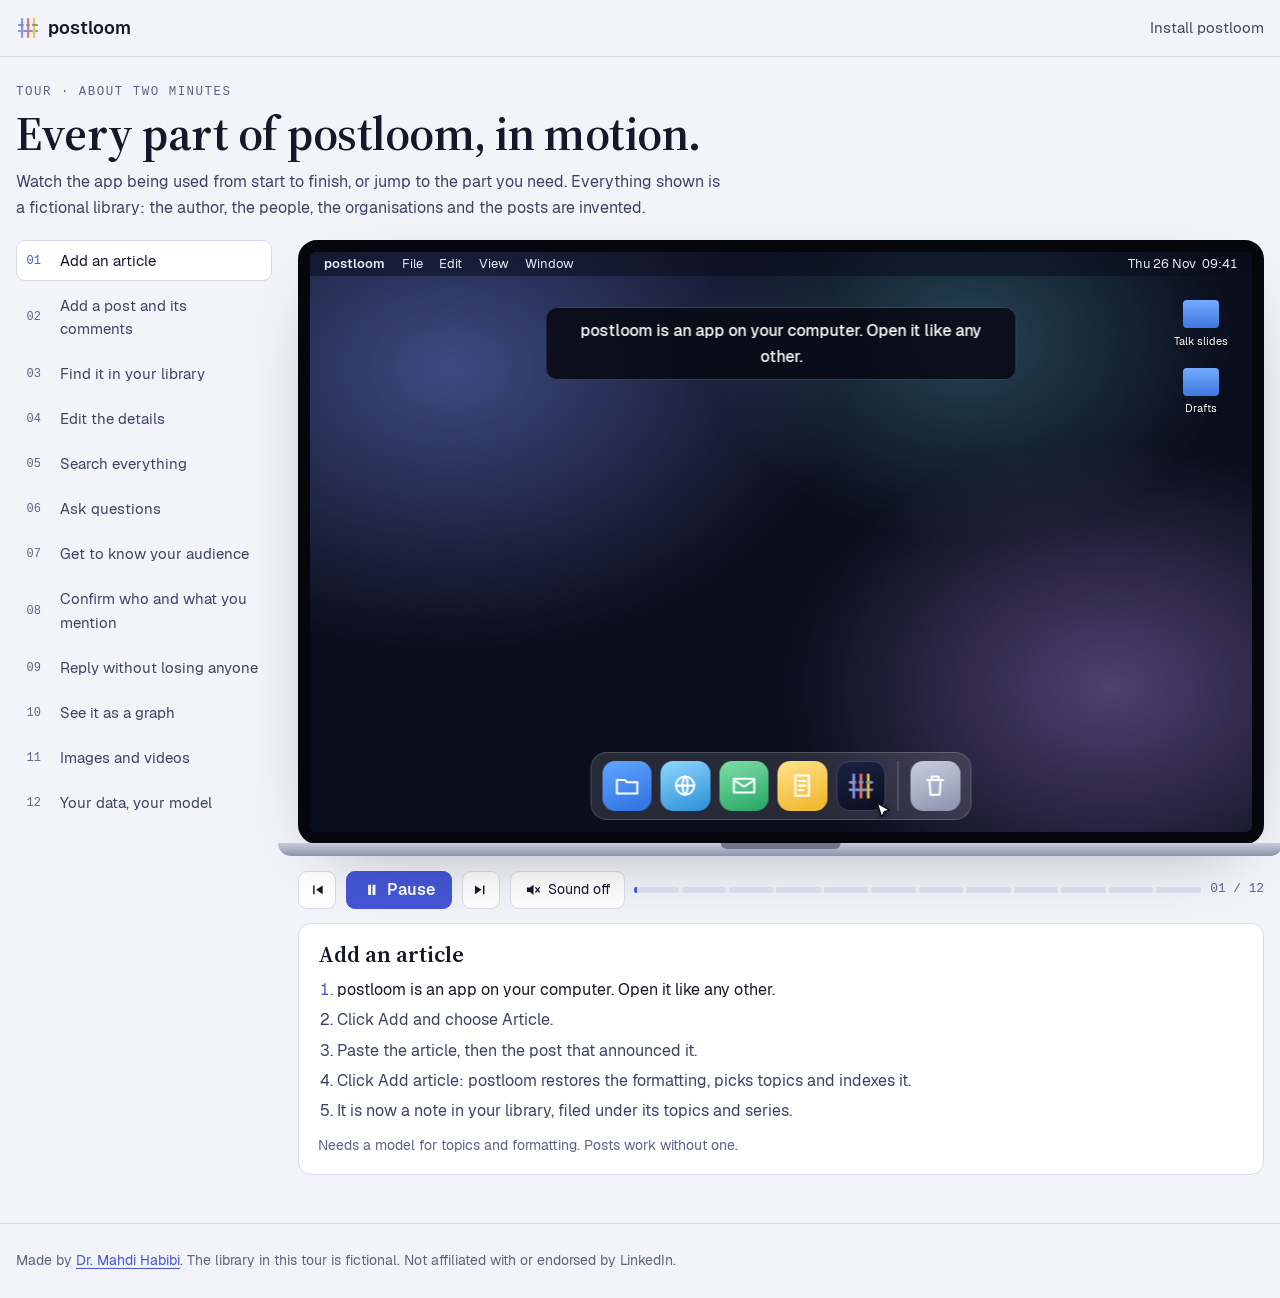
<file: site/tour.html>
<!doctype html>
<html lang="en">
<head>
<meta charset="utf-8">
<meta name="viewport" content="width=device-width, initial-scale=1, viewport-fit=cover">
<title>postloom tour</title>
<meta name="description" content="A two-minute animated tour of postloom: add articles, posts and comments, search, ask, people, mentions, reply drafts, the graph, images and your data.">
<link rel="canonical" href="https://postloom-app.vercel.app/tour">
<link rel="icon" href="img/icon.svg" type="image/svg+xml">
<meta property="og:type" content="website">
<meta property="og:url" content="https://postloom-app.vercel.app/tour">
<meta property="og:title" content="postloom tour">
<meta property="og:description" content="Every part of postloom in two minutes, with a fictional library.">
<meta property="og:image" content="https://postloom-app.vercel.app/img/og.png">
<link rel="preload" href="fonts/Geist-Regular.woff2" as="font" type="font/woff2" crossorigin>
<style>
@font-face { font-family: "Geist"; src: url("fonts/Geist-Regular.woff2") format("woff2"); font-weight: 400; font-display: swap; }
@font-face { font-family: "Geist"; src: url("fonts/Geist-Medium.woff2") format("woff2"); font-weight: 500; font-display: swap; }
@font-face { font-family: "Geist"; src: url("fonts/Geist-SemiBold.woff2") format("woff2"); font-weight: 600 700; font-display: swap; }
@font-face { font-family: "Source Serif 4"; src: url("fonts/SourceSerif4Variable-Roman.ttf.woff2") format("woff2"); font-weight: 200 900; font-display: swap; }
/* Layout: a film strip. Chapters on the left, the app on a stage with a cursor that works
   it, and the steps of the current chapter written out under the stage. Same tokens as
   the website, so the two read as one. */
:root {
  --ground: #0b0e1a; --surface: #121729; --raised: #182036; --line: #262e4a;
  --ink: #e9ebf5; --soft: #b2b8d2; --muted: #8189aa; --accent: #93a2ff; --accent-ink: #0b0e1a;
  --app: #0e1222; --app-side: #0b0f1d; --app-card: #151b31; --app-line: #252d4a;
  --t1: #7c94ff; --t2: #f0727a; --t3: #f2c14e; --t4: #5fc4d9; --t5: #78c98a; --t6: #b48cf0; --t7: #e59b6a; --t8: #ee7fb4;
  --ok: #78c98a;
  --display: "Source Serif 4", "Iowan Old Style", Georgia, serif;
  --sans: "Geist", ui-sans-serif, system-ui, -apple-system, "Segoe UI", sans-serif;
  --mono: ui-monospace, "SF Mono", "Cascadia Mono", Menlo, Consolas, monospace;
  --shadow: 0 30px 80px -30px rgb(0 0 0 / 0.7);
  color-scheme: dark;
}
@media (prefers-color-scheme: light) {
  :root:not([data-theme="dark"]) {
    --ground: #f3f4f9; --surface: #ffffff; --raised: #eceef7; --line: #d6daea;
    --ink: #141829; --soft: #3d4462; --muted: #5d6482; --accent: #4456d6; --accent-ink: #ffffff;
    --shadow: 0 30px 70px -35px rgb(20 24 41 / 0.45);
    color-scheme: light;
  }
}
:root[data-theme="light"] {
  --ground: #f3f4f9; --surface: #ffffff; --raised: #eceef7; --line: #d6daea;
  --ink: #141829; --soft: #3d4462; --muted: #5d6482; --accent: #4456d6; --accent-ink: #ffffff;
  --shadow: 0 30px 70px -35px rgb(20 24 41 / 0.45);
  color-scheme: light;
}
* { box-sizing: border-box; }
body { margin: 0; background: var(--ground); color: var(--ink); font: 400 1rem/1.6 var(--sans); -webkit-font-smoothing: antialiased; }
:root { padding-top: env(safe-area-inset-top, 0px); padding-bottom: env(safe-area-inset-bottom, 0px); }
[hidden] { display: none !important; }
a { color: var(--accent); text-underline-offset: 3px; }
button { font: inherit; color: inherit; }
:focus-visible { outline: 2px solid var(--accent); outline-offset: 3px; border-radius: 4px; }
.wrap { width: 100%; max-width: 80rem; margin-inline: auto; padding-left: max(16px, env(safe-area-inset-left, 0px)); padding-right: max(16px, env(safe-area-inset-right, 0px)); }

body::before { content: ""; position: fixed; inset: 0 0 auto; height: env(safe-area-inset-top, 0px); z-index: 10; background: var(--ground); }
.top { position: sticky; top: env(safe-area-inset-top, 0px); z-index: 5; background: color-mix(in srgb, var(--ground) 88%, transparent); backdrop-filter: blur(12px); border-bottom: 1px solid var(--line); }
.top .wrap { display: flex; align-items: center; gap: 1.2rem; height: 3.5rem; }
.brand { display: flex; align-items: center; gap: 0.5rem; color: var(--ink); text-decoration: none; font: 600 1.1rem/1 var(--sans); }
.brand img { width: 1.5rem; height: 1.5rem; }
.top .back { margin-left: auto; color: var(--soft); text-decoration: none; font-size: 0.95rem; }
.top .back:hover { color: var(--ink); }

.intro { padding-block: 1.8rem 1.2rem; display: grid; gap: 0.6rem; }
.eyebrow { font: 500 0.78rem/1 var(--mono); letter-spacing: 0.12em; text-transform: uppercase; color: var(--muted); }
h1 { margin: 0; font: 600 clamp(2rem, 1.4rem + 2.4vw, 3rem)/1.08 var(--display); letter-spacing: -0.01em; text-wrap: balance; }
.intro p { margin: 0; color: var(--soft); max-width: 44rem; }

/* -- tour layout ------------------------------------------------------------------- */
.tour { display: grid; grid-template-columns: 16rem minmax(0, 1fr); gap: 1.6rem; padding-bottom: 3rem; align-items: start; }
@media (max-width: 980px) { .tour { grid-template-columns: minmax(0, 1fr); } }
.chapters { display: grid; gap: 0.2rem; margin: 0; padding: 0; list-style: none; counter-reset: ch; position: sticky; top: 4.5rem; }
@media (max-width: 980px) { .chapters { position: static; grid-auto-flow: column; grid-auto-columns: max-content; overflow-x: auto; padding-bottom: 0.4rem; } }
.chapters button {
  width: 100%; display: grid; grid-template-columns: 1.6rem 1fr; gap: 0.5rem; align-items: center; text-align: left;
  padding: 0.5rem 0.6rem; border: 1px solid transparent; border-radius: 0.55rem; background: none; cursor: pointer; color: var(--soft); font-size: 0.93rem;
}
.chapters button::before { counter-increment: ch; content: counter(ch, decimal-leading-zero); font: 500 0.75rem/1 var(--mono); color: var(--muted); }
.chapters button:hover { color: var(--ink); background: var(--surface); }
.chapters button[aria-current="step"] { color: var(--ink); background: var(--surface); border-color: var(--line); }
.chapters button[aria-current="step"]::before { color: var(--accent); }
.chapters .done::before { color: var(--ok); }

.player { display: grid; gap: 0.9rem; min-width: 0; }

/* -- the app window ------------------------------------------------------------------ */
.window {
  position: relative; border: 1px solid var(--app-line); border-radius: 0.85rem; overflow: hidden; box-shadow: var(--shadow);
  background: var(--app); color: #e6e9f6; aspect-ratio: 16 / 10; max-width: 100%; container-type: inline-size;
  width: min(100%, calc((100vh - 12rem) * 1.6)); justify-self: center;
  font-size: clamp(9px, 1.45cqi, 15px);
}
.winbar { height: 2.4em; display: flex; align-items: center; gap: 0.45em; padding-inline: 0.9em; border-bottom: 1px solid var(--app-line); background: #0b0f1d; }
.winbar i { width: 0.7em; height: 0.7em; border-radius: 50%; background: #2a3354; }
.winbar span { margin-left: auto; font: 500 0.75em/1 var(--mono); letter-spacing: 0.12em; color: #7d86a8; }
.app { position: absolute; inset: 2.4em 0 0; display: grid; grid-template-columns: 13.5em 1fr; }
.side { background: var(--app-side); border-right: 1px solid var(--app-line); padding: 1em 0.8em; display: grid; align-content: start; gap: 0.25em; }
.side .logo { display: flex; align-items: center; gap: 0.5em; font-weight: 600; margin-bottom: 0.6em; }
.side .logo img { width: 1.3em; }
.side .find { border: 1px solid var(--app-line); border-radius: 0.5em; padding: 0.45em 0.6em; color: #7d86a8; font-size: 0.85em; display: flex; justify-content: space-between; margin-bottom: 0.6em; }
.side .find kbd { font: 500 0.85em/1 var(--mono); border: 1px solid #39436a; border-radius: 0.3em; padding: 0.15em 0.35em; color: #aab2d4; }
.side .item { display: flex; align-items: center; gap: 0.6em; padding: 0.42em 0.6em; border-radius: 0.45em; color: #c4c9e0; font-size: 0.95em; }
.side .item b { margin-left: auto; font-weight: 400; color: #7d86a8; font-size: 0.85em; }
.side .item.on { background: #1d2442; color: #fff; }
.side .item svg { width: 1em; height: 1em; flex: none; stroke: currentColor; fill: none; stroke-width: 1.6; }
.side h6 { margin: 0.9em 0 0.2em; font: 500 0.75em/1 var(--sans); color: #7d86a8; padding-left: 0.6em; }
.side .topic { display: flex; align-items: center; gap: 0.55em; padding: 0.3em 0.6em; font-size: 0.9em; color: #c4c9e0; }
.side .topic i { width: 0.55em; height: 0.55em; border-radius: 50%; background: var(--c); }
.side .topic b { margin-left: auto; font-weight: 400; color: #7d86a8; }
.screen { position: relative; overflow: hidden; padding: 1.6em 2em; }
.screen > .page { display: grid; gap: 0.9em; align-content: start; animation: page 0.35s ease both; }
@keyframes page { from { opacity: 0; transform: translateY(0.4em); } }
.screen h2 { margin: 0; font: 600 1.7em/1.15 var(--sans); }
.screen h3 { margin: 0; font: 600 1.05em/1.3 var(--sans); }
.screen p { margin: 0; }
.dim { color: #8f97b8; font-size: 0.92em; }
.card { background: var(--app-card); border: 1px solid var(--app-line); border-radius: 0.6em; padding: 0.8em 0.95em; display: grid; gap: 0.4em; }
.row { display: flex; gap: 0.6em; align-items: center; flex-wrap: wrap; }
.grid2 { display: grid; grid-template-columns: 1fr 1fr; gap: 0.8em; }
.grid3 { display: grid; grid-template-columns: repeat(3, 1fr); gap: 0.8em; }
.btn { display: inline-flex; align-items: center; gap: 0.4em; padding: 0.5em 0.9em; border-radius: 0.5em; border: 1px solid #34406a; background: #1a2140; color: #e6e9f6; font-weight: 600; font-size: 0.92em; transition: transform 0.15s, background 0.2s; }
.btn.primary { background: #93a2ff; border-color: #93a2ff; color: #0b0e1a; }
.btn.small { padding: 0.3em 0.6em; font-size: 0.82em; }
.btn.pressed { transform: scale(0.95); }
.chip { display: inline-flex; align-items: center; gap: 0.35em; padding: 0.15em 0.6em; border-radius: 99em; font-size: 0.8em; border: 1px solid color-mix(in srgb, var(--c, #93a2ff) 55%, transparent); color: var(--c, #93a2ff); background: color-mix(in srgb, var(--c, #93a2ff) 12%, transparent); white-space: nowrap; }
.field { display: grid; gap: 0.3em; }
.field label { font-weight: 600; font-size: 0.9em; }
.box { border: 1px solid #34406a; border-radius: 0.5em; background: #0b0f1d; padding: 0.55em 0.7em; min-height: 2.4em; font-size: 0.9em; color: #dfe3f3; white-space: pre-wrap; overflow: hidden; }
.box.tall { min-height: 6.5em; max-height: 6.5em; }
.box.focus { border-color: #93a2ff; box-shadow: 0 0 0 2px color-mix(in srgb, #93a2ff 30%, transparent); }
.caret::after { content: ""; display: inline-block; width: 1px; height: 1em; background: #93a2ff; vertical-align: -0.15em; margin-left: 1px; animation: blink 1s steps(1) infinite; }
@keyframes blink { 50% { opacity: 0; } }
.tabs { display: inline-flex; gap: 0.25em; padding: 0.25em; border: 1px solid var(--app-line); border-radius: 0.55em; }
.tabs span { padding: 0.35em 0.9em; border-radius: 0.4em; font-size: 0.9em; color: #aab2d4; }
.tabs span.on { background: #93a2ff; color: #0b0e1a; font-weight: 600; }
.later { opacity: 0; transform: translateY(0.4em); transition: opacity 0.35s, transform 0.35s; }
.later.in { opacity: 1; transform: none; }
.hl { box-shadow: 0 0 0 2px #93a2ff; border-radius: 0.5em; transition: box-shadow 0.3s; }
mark { background: color-mix(in srgb, #f2c14e 30%, transparent); color: inherit; border-radius: 0.2em; padding: 0 0.1em; }
.cite { display: inline-grid; place-items: center; min-width: 1.35em; height: 1.35em; padding: 0 0.25em; border-radius: 0.35em; background: #1d2442; color: #93a2ff; font: 600 0.72em/1 var(--mono); vertical-align: 0.15em; margin-left: 0.15em; }
.steps { display: grid; gap: 0.35em; font-size: 0.88em; }
.steps div { display: flex; gap: 0.6em; align-items: center; color: #8f97b8; }
.steps div::before { content: ""; width: 0.75em; height: 0.75em; border-radius: 50%; border: 2px solid #39436a; flex: none; }
.steps div.ok { color: #dfe3f3; }
.steps div.ok::before { background: var(--ok); border-color: var(--ok); }
.thread { display: grid; gap: 0.45em; }
.msg { display: grid; grid-template-columns: 1.9em 1fr; gap: 0.55em; align-items: start; }
.msg.reply { margin-left: 2.4em; }
.ava { width: 1.9em; height: 1.9em; border-radius: 50%; display: grid; place-items: center; font: 600 0.72em/1 var(--sans); color: #0b0e1a; background: var(--c, #93a2ff); }
.msg .who { font-weight: 600; font-size: 0.88em; }
.msg .what { font-size: 0.88em; color: #c4c9e0; }
.toast { position: absolute; right: 1.4em; bottom: 1.4em; background: #1d2442; border: 1px solid #34406a; border-left: 3px solid var(--ok); border-radius: 0.5em; padding: 0.55em 0.9em; font-size: 0.88em; animation: page 0.3s ease both; }
.palette { position: absolute; inset: 0; background: rgb(5 7 15 / 0.55); display: grid; justify-items: center; align-content: start; padding-top: 3.5em; }
.palette .sheet { width: min(36em, 90%); background: #121730; border: 1px solid #34406a; border-radius: 0.7em; box-shadow: 0 20px 60px -20px #000; overflow: hidden; animation: page 0.25s ease both; }
.palette .q { padding: 0.8em 1em; border-bottom: 1px solid var(--app-line); font-size: 1.05em; }
.palette .res { padding: 0.65em 1em; display: grid; gap: 0.25em; border-bottom: 1px solid var(--app-line); }
.palette .res:last-child { border-bottom: 0; }
.palette .res.on { background: #1a2140; }
.method { font: 500 0.7em/1 var(--mono); letter-spacing: 0.08em; text-transform: uppercase; color: #7d86a8; }
.check { display: inline-grid; place-items: center; width: 1.05em; height: 1.05em; border-radius: 0.25em; border: 1.5px solid #93a2ff; background: #93a2ff; color: #0b0e1a; font-size: 0.75em; font-weight: 700; }
.check.off { background: none; color: transparent; border-color: #5a648c; }
.select { border: 1px solid #34406a; border-radius: 0.4em; padding: 0.2em 0.55em; font-size: 0.85em; color: #dfe3f3; background: #0b0f1d; }
.mention { display: grid; grid-template-columns: auto 1fr auto; gap: 0.7em; align-items: center; padding: 0.5em 0.7em; border: 1px solid var(--app-line); border-radius: 0.5em; transition: opacity 0.3s; }
.mention.out { opacity: 0.4; }
.mention .ev { grid-column: 2 / -1; font-size: 0.8em; color: #8f97b8; border-left: 2px solid #34406a; padding-left: 0.6em; }
.graphbox { position: relative; height: 22em; border: 1px solid var(--app-line); border-radius: 0.6em; background: radial-gradient(circle at 1px 1px, #1c2340 1px, transparent 0) 0 0 / 1.4em 1.4em; }
.graphbox svg { position: absolute; inset: 0; width: 100%; height: 100%; }
.gnode { position: absolute; transform: translate(-50%, -50%); display: grid; justify-items: center; gap: 0.2em; font-size: 0.72em; color: #c4c9e0; transition: left 0.8s, top 0.8s, opacity 0.4s; white-space: nowrap; }
.gnode i { width: 1.1em; height: 1.1em; border-radius: 50%; background: var(--c); border: 2px solid #0e1222; box-shadow: 0 0 0 1.5px var(--c); }
.gnode.article i { background: #0e1222; box-shadow: 0 0 0 2px #e6e9f6; }
.gnode.person i { border-radius: 0.3em; background: #c4c9e0; box-shadow: none; }
.gnode.focus i { box-shadow: 0 0 0 3px #93a2ff, 0 0 0 7px color-mix(in srgb, #93a2ff 25%, transparent); }
.gnode.faded { opacity: 0.18; }
.gnode.later, .gnode.later.in { transform: translate(-50%, -50%); }
.thumb { aspect-ratio: 4 / 3; border-radius: 0.5em; background: linear-gradient(160deg, #1b2547, #0f1430); border: 1px solid var(--app-line); position: relative; overflow: hidden; }
.thumb .bars { position: absolute; inset: 22% 14% 16%; display: flex; align-items: end; gap: 8%; }
.thumb .bars span { flex: 1; background: #5fc4d9; border-radius: 0.2em 0.2em 0 0; }
.tree { font: 400 0.88em/1.7 var(--mono); color: #c4c9e0; }
.tree b { color: #93a2ff; font-weight: 500; }

/* the laptop: bezel around the screen, a base under it */
.laptop { display: grid; justify-items: center; }
.laptop .window { border: 0.75rem solid #05070d; border-radius: 1.2rem; }
.base { width: min(104%, calc((100vh - 12rem) * 1.68)); height: 0.85rem; margin-top: -1px; border-radius: 0 0 1rem 1rem; background: linear-gradient(#c7ccdb, #8d93a8); position: relative; }
.base::before { content: ""; position: absolute; left: 50%; top: 0; width: 12%; height: 45%; transform: translateX(-50%); border-radius: 0 0 0.5rem 0.5rem; background: #6f7690; }

/* the desktop and the app window that opens from the dock */
.desktop { position: absolute; inset: 0; background:
  radial-gradient(60% 70% at 15% 20%, color-mix(in srgb, #7c94ff 45%, transparent), transparent 70%),
  radial-gradient(50% 60% at 85% 75%, color-mix(in srgb, #b48cf0 40%, transparent), transparent 70%),
  radial-gradient(40% 50% at 70% 15%, color-mix(in srgb, #5fc4d9 30%, transparent), transparent 70%),
  #0a0d1c; }
.menubar { height: 1.9em; display: flex; align-items: center; gap: 1.3em; padding-inline: 1.1em; background: rgb(10 13 28 / 0.55); backdrop-filter: blur(8px); font-size: 0.85em; color: #e6e9f6; }
.menubar .clock { margin-left: auto; font-variant-numeric: tabular-nums; }
.files { position: absolute; right: 1.6em; top: 3.2em; display: grid; gap: 1.2em; }
.file { display: grid; justify-items: center; gap: 0.3em; font-size: 0.75em; color: #fff; text-shadow: 0 1px 2px #000; }
.file i { width: 3.2em; height: 2.5em; border-radius: 0.35em; background: linear-gradient(#73aaff, #3f78e0); }
.dock { position: absolute; left: 50%; bottom: 0.8em; transform: translateX(-50%); display: flex; align-items: end; gap: 0.6em; padding: 0.55em 0.7em; border-radius: 1.1em; background: rgb(255 255 255 / 0.12); border: 1px solid rgb(255 255 255 / 0.18); backdrop-filter: blur(14px); }
.tile { width: 3.3em; height: 3.3em; border-radius: 0.85em; display: grid; place-items: center; background: linear-gradient(160deg, var(--a), var(--b)); position: relative; }
.tile svg { width: 55%; height: 55%; fill: none; stroke: #fff; stroke-width: 1.8; stroke-linejoin: round; stroke-linecap: round; }
.tile.app-icon { background: linear-gradient(160deg, #1b2244, #0b0f1d); border: 1px solid #39436a; }
.tile.app-icon img { width: 62%; }
.tile.app-icon::after { content: ""; position: absolute; bottom: -0.45em; width: 0.3em; height: 0.3em; border-radius: 50%; background: #fff; opacity: 0; transition: opacity 0.3s; }
.tile.app-icon.running::after { opacity: 0.9; }
.tile.app-icon.label::before { content: attr(data-label); position: absolute; bottom: 4.1em; padding: 0.25em 0.7em; border-radius: 0.4em; background: rgb(20 24 41 / 0.92); color: #fff; font-size: 0.8em; white-space: nowrap; }
.tile.app-icon.bounce { animation: bounce 0.5s ease 2; }
@keyframes bounce { 50% { transform: translateY(-1.1em); } }
.dock .sep { width: 1px; align-self: stretch; background: rgb(255 255 255 / 0.25); margin-inline: 0.2em; }
.tagline { position: absolute; inset: 0; display: grid; place-content: center; justify-items: center; gap: 0.9em; text-align: center; padding: 0 12%; opacity: 0; transform: scale(0.97); transition: opacity 0.9s ease, transform 1.2s ease; background: rgb(8 10 22 / 0.55); }
.tagline.in { opacity: 1; transform: none; }
.tagline img { width: 5em; }
.tagline strong { font: 600 3.4em/1.05 var(--display); color: #fff; letter-spacing: -0.01em; }
.tagline em { color: #93a2ff; }
.tagline span { color: #c4c9e0; font-size: 1.15em; max-width: 30em; }
.tagline code { font: 500 0.95em/1 var(--mono); color: #93a2ff; letter-spacing: 0.04em; }
.appwin { position: absolute; inset: 0; background: var(--app); transition: transform 0.7s cubic-bezier(0.2, 0.8, 0.2, 1), opacity 0.5s ease; }
.appwin.closed { transform: scale(0.04); opacity: 0; pointer-events: none; }
.winbar i.close { background: #f0727a; } .winbar i.min { background: #f2c14e; } .winbar i.max { background: #78c98a; }
.ctl.sound { width: auto; padding-inline: 0.8rem; gap: 0.4rem; display: inline-flex; align-items: center; font-size: 0.9rem; }
.ctl.sound .waves { display: none; } .ctl.sound[aria-pressed="true"] .waves { display: inline; } .ctl.sound[aria-pressed="true"] .mute { display: none; }

/* cursor and caption */
.cursor { position: absolute; left: 0; top: 0; width: 1.4em; height: 1.4em; z-index: 6; pointer-events: none; transition: transform 0.7s cubic-bezier(0.4, 0, 0.2, 1); transform: translate(70cqi, 40cqi); filter: drop-shadow(0 2px 3px rgb(0 0 0 / 0.5)); }
.cursor svg { width: 100%; height: 100%; }
.ripple { position: absolute; width: 2.2em; height: 2.2em; margin: -1.1em 0 0 -1.1em; border-radius: 50%; border: 2px solid #93a2ff; z-index: 5; pointer-events: none; animation: ripple 0.5s ease-out forwards; }
@keyframes ripple { from { transform: scale(0.3); opacity: 1; } to { transform: scale(1.4); opacity: 0; } }
.caption { position: absolute; left: 50%; bottom: 1.2em; transform: translateX(-50%); z-index: 7; max-width: 86%; padding: 0.6em 1.1em; border-radius: 0.7em; background: rgb(8 10 20 / 0.88); border: 1px solid #34406a; color: #fff; font-size: 1.08em; font-weight: 500; text-align: center; backdrop-filter: blur(6px); transition: opacity 0.25s; }
.caption:empty { opacity: 0; }
.window.desk .caption { bottom: auto; top: 3.4em; }

/* -- controls and notes ------------------------------------------------------------ */
.controls { display: flex; align-items: center; gap: 0.6rem; flex-wrap: wrap; }
.ctl { display: inline-grid; place-items: center; width: 2.4rem; height: 2.4rem; border-radius: 0.55rem; border: 1px solid var(--line); background: var(--surface); cursor: pointer; }
.ctl:hover { border-color: var(--accent); }
.ctl svg { width: 1.1rem; height: 1.1rem; fill: currentColor; }
.ctl.play { width: auto; padding-inline: 1rem; gap: 0.45rem; display: inline-flex; align-items: center; font-weight: 600; background: var(--accent); color: var(--accent-ink); border-color: var(--accent); }
.bar { flex: 1; min-width: 10rem; display: grid; grid-auto-flow: column; gap: 3px; }
.bar button { height: 0.4rem; border: 0; padding: 0; border-radius: 2px; background: var(--line); cursor: pointer; position: relative; overflow: hidden; }
.bar button span { position: absolute; inset: 0; width: 0; background: var(--accent); }
.count { font: 500 0.8rem/1 var(--mono); color: var(--muted); font-variant-numeric: tabular-nums; }
.notes { display: grid; grid-template-columns: minmax(0, 1fr); gap: 0.6rem; padding: 1.1rem 1.2rem; border: 1px solid var(--line); border-radius: 0.8rem; background: var(--surface); }
.notes h2 { margin: 0 0 0.5rem; font: 600 1.4rem/1.2 var(--display); }
.notes ol { margin: 0; padding-left: 1.2rem; display: grid; gap: 0.3rem; color: var(--soft); }
.notes li.now { color: var(--ink); }
.notes li.now::marker { color: var(--accent); }
.fine { color: var(--muted); font-size: 0.88rem; }
footer { border-top: 1px solid var(--line); padding-block: 1.6rem; color: var(--muted); font-size: 0.9rem; }

@media (prefers-reduced-motion: reduce) {
  .cursor, .gnode, .later, .appwin, .tagline { transition: none; }
  .tile.app-icon.bounce { animation: none; }
  .screen > .page, .toast, .palette .sheet { animation: none; }
}
</style>
</head>
<body>
<header class="top">
  <div class="wrap">
    <a class="brand" href="./"><img src="img/icon.svg" alt="">postloom</a>
    <a class="back" href="./#install">Install postloom</a>
  </div>
</header>

<main class="wrap">
  <section class="intro">
    <span class="eyebrow">Tour · about two minutes</span>
    <h1>Every part of postloom, in motion.</h1>
    <p>Watch the app being used from start to finish, or jump to the part you need. Everything shown is a fictional library: the author, the people, the organisations and the posts are invented.</p>
  </section>

  <div class="tour">
    <ol class="chapters" id="chapters" aria-label="Chapters"></ol>

    <div class="player">
      <div class="laptop">
      <div class="window" id="window" aria-hidden="true">
        <div class="desktop" id="desktop">
          <div class="menubar"><span><b>postloom</b></span><span>File</span><span>Edit</span><span>View</span><span>Window</span><span class="clock">Thu 26 Nov&nbsp;&nbsp;09:41</span></div>
          <div class="files"><div class="file"><i></i>Talk slides</div><div class="file"><i></i>Drafts</div></div>
          <div class="tagline" id="tagline">
            <img src="img/icon.svg" alt="">
            <strong>Your LinkedIn, <em>remembered.</em></strong>
            <span>Your articles, posts, comments and the people in them, in one private library on your computer.</span>
            <code>postloom-app.vercel.app</code>
          </div>
          <div class="dock" id="dock">
            <div class="tile" style="--a:#5fa8ff;--b:#2f6fe0"><svg viewBox="0 0 24 24"><path d="M3 7h7l2 2h9v10H3z"/></svg></div>
            <div class="tile" style="--a:#8fd8ff;--b:#2a8fd6"><svg viewBox="0 0 24 24"><circle cx="12" cy="12" r="8"/><path d="M4 12h16M12 4c3 3 3 13 0 16M12 4c-3 3-3 13 0 16"/></svg></div>
            <div class="tile" style="--a:#7fe0a8;--b:#25a464"><svg viewBox="0 0 24 24"><path d="M3 6h18v12H3zM3 7l9 6 9-6"/></svg></div>
            <div class="tile" style="--a:#ffe38a;--b:#f0b429"><svg viewBox="0 0 24 24"><path d="M6 3h12v18H6zM9 8h6M9 12h6M9 16h4"/></svg></div>
            <div class="tile app-icon" id="app-icon" data-label="postloom"><img src="img/icon.svg" alt=""></div>
            <span class="sep"></span>
            <div class="tile" style="--a:#c9cfdf;--b:#8a93ad"><svg viewBox="0 0 24 24"><path d="M5 7h14M9 7V4h6v3M7 7l1 13h8l1-13"/></svg></div>
          </div>
        </div>
        <div class="appwin" id="appwin">
        <div class="winbar"><i class="close" data-k="close"></i><i class="min"></i><i class="max"></i><span>LOCALHOST · POSTLOOM</span></div>
        <div class="app">
          <aside class="side" id="side"></aside>
          <div class="screen" id="screen"></div>
        </div>
        </div>
        <div class="cursor" id="cursor"><svg viewBox="0 0 24 24"><path d="M5 3l14 8-6 1.6L10 19z" fill="#fff" stroke="#0b0e1a" stroke-width="1.4" stroke-linejoin="round"/></svg></div>
        <div class="caption" id="caption"></div>
      </div>
      <div class="base"></div>
      </div>

      <div class="controls">
        <button class="ctl" id="prev" type="button" aria-label="Previous chapter"><svg viewBox="0 0 24 24"><path d="M7 6h2v12H7zM20 6v12l-9-6z"/></svg></button>
        <button class="ctl play" id="play" type="button"><svg viewBox="0 0 24 24"><path d="M7 5v14l12-7z"/></svg><span>Play</span></button>
        <button class="ctl" id="next" type="button" aria-label="Next chapter"><svg viewBox="0 0 24 24"><path d="M15 6h2v12h-2zM4 6v12l9-6z"/></svg></button>
        <button class="ctl sound" id="sound" type="button" aria-pressed="false"><svg viewBox="0 0 24 24"><path d="M4 9h4l5-4v14l-5-4H4z"/><path class="waves" d="M16 9c1.5 1.5 1.5 4.5 0 6M18.5 6.5c3 3 3 8 0 11" fill="none" stroke="currentColor" stroke-width="1.8" stroke-linecap="round"/><path class="mute" d="M16 9l5 6M21 9l-5 6" fill="none" stroke="currentColor" stroke-width="1.8" stroke-linecap="round"/></svg><span>Sound off</span></button>
        <div class="bar" id="bar" aria-label="Chapter progress"></div>
        <span class="count" id="count"></span>
      </div>

      <section class="notes" aria-live="polite">
        <div>
          <h2 id="note-title"></h2>
          <ol id="note-steps"></ol>
        </div>
        <span class="fine" id="note-hint"></span>
      </section>
    </div>
  </div>
</main>

<footer><div class="wrap">Made by <a href="https://github.com/mdhabibi">Dr. Mahdi Habibi</a>. The library in this tour is fictional. Not affiliated with or endorsed by LinkedIn.</div></footer>

<script>
(function () {
  // -- the fictional library -----------------------------------------------------------
  const TOPICS = [["LLMs", "#f2c14e", 4], ["RAG", "#5fc4d9", 3], ["AI Agents", "#78c98a", 3], ["MLOps", "#b48cf0", 2], ["Evaluation", "#f0727a", 2]];
  const ARTICLES = [
    ["Choosing a cache threshold without guessing", "Mar 4", ["LLMs", "RAG"], "Caching in practice · part 2", 14],
    ["Semantic caching cut our LLM bill by 38%", "Feb 18", ["LLMs", "MLOps"], "Caching in practice · part 1", 22],
    ["Evaluating RAG without a labelled set", "Jan 29", ["RAG", "Evaluation"], null, 9],
    ["Agents in production: what broke first", "Jan 8", ["AI Agents", "MLOps"], null, 17],
  ];
  const PEOPLE = [
    ["Lena Okafor", "Staff ML Engineer at Northwind Analytics", "#f0727a", 9, 3],
    ["Samir Haddad", "Data platform lead", "#5fc4d9", 6, 3],
    ["Ines Kowal", "Research engineer, Copperline Labs", "#78c98a", 4, 2],
    ["Tomas Arends", "Founder, a small AI studio", "#f2c14e", 3, 2],
    ["Hana Lindqvist", "PhD student in information retrieval", "#b48cf0", 2, 1],
  ];
  const color = (topic) => (TOPICS.find((t) => t[0] === topic) || [0, "#93a2ff"])[1];
  const initials = (name) => name.split(" ").map((p) => p[0]).join("");
  const ICONS = {
    Home: '<path d="M3 11l9-7 9 7v9h-6v-6H9v6H3z"/>',
    Library: '<path d="M6 3h9l4 4v14H6zM9 11h7M9 15h7"/>',
    Add: '<path d="M12 5v14M5 12h14"/>',
    Graph: '<circle cx="6" cy="6" r="2.5"/><circle cx="18" cy="8" r="2.5"/><circle cx="10" cy="18" r="2.5"/><path d="M8 7l8 1M7 8l2 8M16 10l-5 6"/>',
    People: '<circle cx="9" cy="8" r="3.5"/><path d="M3 20c.5-4 3-6 6-6s5.5 2 6 6M16 5a3 3 0 010 6M18 14c2 .8 3 3 3 6"/>',
    Mentions: '<path d="M4 4h8l8 8-8 8-8-8z"/><circle cx="8.5" cy="8.5" r="1.3"/>',
    Settings: '<path d="M4 7h10M18 7h2M4 17h4M12 17h8"/><circle cx="16" cy="7" r="2"/><circle cx="10" cy="17" r="2"/>',
  };

  // -- the engine: a pause-aware clock, a cursor, captions -------------------------------
  const win = document.getElementById("window");
  const screenEl = document.getElementById("screen");
  const sideEl = document.getElementById("side");
  const cursor = document.getElementById("cursor");
  const caption = document.getElementById("caption");
  const still = matchMedia("(prefers-reduced-motion: reduce)").matches;
  const appwin = document.getElementById("appwin");
  const appIcon = document.getElementById("app-icon");
  const tagline = document.getElementById("tagline");
  // Every click and keystroke is logged, so a recording can lay the same sounds under it.
  const events = (window.tourEvents = []);
  const log = (name) => events.push({ name, t: performance.now() });

  // -- sound: off until the viewer turns it on (browsers allow audio only after a click) --
  const sound = { on: false, ctx: null, buffers: {}, music: null };
  async function soundOn() {
    if (!sound.ctx) {
      sound.ctx = new AudioContext();
      for (const name of ["click", "key-1", "key-2", "key-3"]) {
        try {
          const data = await (await fetch(`audio/${name}.wav`)).arrayBuffer();
          sound.buffers[name] = await sound.ctx.decodeAudioData(data);
        } catch { /* a missing sound is not worth breaking the tour for */ }
      }
      sound.music = new Audio("audio/tour-music.mp3");
      sound.music.loop = true;
      sound.music.volume = 0.32;
    }
    sound.on = true;
    await sound.ctx.resume();
    if (!paused) sound.music.play().catch(() => {});
  }
  function soundOff() { sound.on = false; if (sound.music) sound.music.pause(); }
  function sfx(name, gain = 0.6, rate = 1) {
    log(name.startsWith("key") ? "key" : name);
    if (!sound.on || !sound.buffers[name]) return;
    const source = sound.ctx.createBufferSource();
    const level = sound.ctx.createGain();
    source.buffer = sound.buffers[name];
    source.playbackRate.value = rate;
    level.gain.value = gain;
    source.connect(level).connect(sound.ctx.destination);
    source.start();
  }
  const keystroke = () => sfx(`key-${1 + Math.floor(Math.random() * 3)}`, 0.35, 0.92 + Math.random() * 0.16);
  class Stopped extends Error {}
  let run = 0, paused = true, current = 0, elapsed = 0, speed = 1;

  function sleep(ms) {
    const mine = run;
    if (speed > 10) return mine === run ? Promise.resolve() : Promise.reject(new Stopped());
    return new Promise((resolve, reject) => {
      let left = ms, last = performance.now();
      (function tick(now) {
        if (mine !== run) return reject(new Stopped());
        if (!paused) left -= (now - last) * speed;
        last = now;
        if (left <= 0) resolve(); else requestAnimationFrame(tick);
      })(last);
    });
  }
  const $ = (selector) => screenEl.querySelector(selector);
  const $$ = (selector) => [...screenEl.querySelectorAll(selector)];
  function page(html) { screenEl.innerHTML = `<div class="page">${html}</div>`; }
  function overlay(html) { const d = document.createElement("div"); d.innerHTML = html; const el = d.firstElementChild; screenEl.append(el); return el; }
  function place(x, y) { cursor.style.transform = `translate(${x}px, ${y}px)`; }
  async function point(target) {
    const el = typeof target === "string" ? win.querySelector(target) : target;
    if (!el) return;
    const w = win.getBoundingClientRect(), r = el.getBoundingClientRect();
    place(r.left - w.left + Math.min(r.width * 0.5, 40), r.top - w.top + r.height * 0.55);
    await sleep(750);
  }
  async function click(target) {
    const el = typeof target === "string" ? win.querySelector(target) : target;
    await point(el);
    const w = win.getBoundingClientRect(), r = el.getBoundingClientRect();
    const ring = document.createElement("div");
    ring.className = "ripple";
    ring.style.left = `${r.left - w.left + Math.min(r.width * 0.5, 40)}px`;
    ring.style.top = `${r.top - w.top + r.height * 0.55}px`;
    win.append(ring);
    setTimeout(() => ring.remove(), 600);
    sfx("click", 0.7);
    el.classList.add("pressed");
    await sleep(220);
    el.classList.remove("pressed");
  }
  async function type(target, text, perChar = 28) {
    const el = typeof target === "string" ? $(target) : target;
    el.classList.add("focus", "caret");
    if (speed > 10) { el.textContent = text; el.classList.remove("caret"); return; }
    const step = Math.max(1, Math.round(text.length / 60));
    for (let i = 0; i <= text.length; i += step) { el.textContent = text.slice(0, i); if (i) keystroke(); await sleep(perChar); }
    el.textContent = text;
    el.classList.remove("caret");
  }
  async function paste(target, text) {
    const el = typeof target === "string" ? $(target) : target;
    el.classList.add("focus");
    await sleep(150);
    keystroke(); await sleep(90); keystroke();  // Ctrl/Cmd + V
    el.textContent = text;
    await sleep(350);
    el.classList.remove("focus");
  }
  function show(selector) { const els = typeof selector === "string" ? $$(selector) : [selector]; els.forEach((e) => e.classList.add("in")); }
  async function reveal(selector, gap = 280) { for (const el of $$(selector)) { el.classList.add("in"); await sleep(gap); } }
  function toast(text) { const t = overlay(`<div class="toast">${text}</div>`); return t; }
  function say(n) {
    const chapter = CHAPTERS[current];
    caption.textContent = chapter.steps[n] || "";
    [...document.querySelectorAll("#note-steps li")].forEach((li, i) => li.classList.toggle("now", i === n));
  }
  function side(active) {
    const items = ["Home", "Library", "Add", "Graph", "People", "Mentions", "Settings"];
    sideEl.innerHTML = `<div class="logo"><img src="img/icon.svg" alt="">postloom</div>
      <div class="find" data-k="find">Search or ask <kbd>Ctrl K</kbd></div>
      ${items.map((n) => `<div class="item${n === active ? " on" : ""}" data-nav="${n}"><svg viewBox="0 0 24 24">${ICONS[n]}</svg>${n}${n === "People" ? "<b>24</b>" : n === "Mentions" ? "<b>11</b>" : ""}</div>`).join("")}
      <h6>Topics</h6>
      ${TOPICS.map(([n, c, k]) => `<div class="topic" style="--c:${c}"><i></i>${n}<b>${k}</b></div>`).join("")}`;
  }
  const nav = (name) => sideEl.querySelector(`[data-nav="${name}"]`);

  // -- opening the app from the dock, and quitting it at the end ----------------------
  function windowState(open) {
    const w = win.getBoundingClientRect(), r = appIcon.getBoundingClientRect();
    appwin.style.transformOrigin = `${r.left - w.left + r.width / 2}px ${r.top - w.top + r.height / 2}px`;
    appwin.classList.toggle("closed", !open);
    win.classList.toggle("desk", !open);
    appIcon.classList.toggle("running", open);
  }
  async function intro() {
    tagline.classList.remove("in");
    windowState(false);
    side("Home"); page(home());
    place(win.clientWidth * 0.3, win.clientHeight * 0.35);
    say(0);
    await sleep(900);
    await point(appIcon);
    appIcon.classList.add("label");
    await sleep(500);
    await click(appIcon);
    await sleep(110);
    await click(appIcon);
    appIcon.classList.remove("label");
    appIcon.classList.add("bounce");
    await sleep(900);
    appIcon.classList.remove("bounce");
    windowState(true);
    log("mark:opened");
    await sleep(900);
  }
  async function outro(step) {
    say(step);
    log("mark:closing");
    await click(appwin.querySelector('[data-k="close"]'));
    windowState(false);
    await sleep(900);
    caption.textContent = "";
    place(win.clientWidth * 0.82, win.clientHeight * 0.4);
    tagline.classList.add("in");
    log("mark:tagline");
    await sleep(5200);
  }
  async function go(name) { await click(nav(name)); side(name); }

  // -- the chapters ------------------------------------------------------------------
  const CHAPTERS = [
    {
      title: "Add an article",
      steps: [
        "postloom is an app on your computer. Open it like any other.",
        "Click Add and choose Article.",
        "Paste the article, then the post that announced it.",
        "Click Add article: postloom restores the formatting, picks topics and indexes it.",
        "It is now a note in your library, filed under its topics and series.",
      ],
      hint: "Needs a model for topics and formatting. Posts work without one.",
      async run() {
        await intro();
        say(1); await go("Add");
        page(`<h2>Add</h2><div class="tabs"><span class="on">Article</span><span>Post</span></div>
          <div class="field"><label>The article</label><div class="box tall" data-k="body"></div></div>
          <div class="field"><label>The post that announced it <span class="dim">optional</span></label><div class="box" data-k="post"></div></div>
          <div class="row"><span class="btn primary" data-k="go">Add article</span></div>
          <div class="card later" data-k="progress"><div class="steps">
            <div>Reading the article</div><div>Restoring headings, lists and code</div><div>Choosing topics</div><div>Indexing for search</div>
          </div></div>`);
        say(2);
        await click($('[data-k="body"]'));
        await paste('[data-k="body"]', "Choosing a cache threshold without guessing\n\nLast month we cached answers by similarity. Too low a threshold and users got the wrong answer; too high and the cache did nothing. Here is how we picked 0.86 from our own logs…");
        await click($('[data-k="post"]'));
        await paste('[data-k="post"]', "Part 2 of Caching in practice is out: how we picked a cache threshold from our own logs, without guessing. #llm #caching");
        say(3);
        await click($('[data-k="go"]'));
        $$(".field").forEach((f) => f.remove());
        $('[data-k="go"]').parentElement.remove();
        show('[data-k="progress"]');
        for (const d of $$(".steps div")) { await sleep(520); d.classList.add("ok"); }
        await sleep(400);
        say(4);
        page(article(0, true));
        toast("Added to your library");
        await sleep(2600);
      },
    },
    {
      title: "Add a post and its comments",
      steps: [
        "Choose Post and paste a post that stands on its own.",
        "Paste its comment section, copied from LinkedIn.",
        "postloom works out who answered whom.",
        "Everyone who commented becomes a person in your library.",
      ],
      hint: "Comments can be added again later; postloom skips what it already has.",
      async run() {
        side("Add");
        page(`<h2>Add</h2><div class="tabs"><span>Article</span><span class="on" data-k="tab">Post</span></div>
          <div class="field"><label>The post</label><div class="box" data-k="post"></div></div>
          <div class="field"><label>Paste the comment section</label><div class="box tall" data-k="comments"></div></div>
          <div class="row"><span class="btn primary" data-k="go">Add post</span></div>`);
        say(0);
        await click($('[data-k="tab"]'));
        await click($('[data-k="post"]'));
        await paste('[data-k="post"]', "Three things I learned speaking at Fjord AI Meetup last week. Thanks to Lena Okafor and Northwind Analytics for hosting.");
        say(1);
        await click($('[data-k="comments"]'));
        await paste('[data-k="comments"]', "Lena Okafor · 1st\nStaff ML Engineer at Northwind Analytics\nGreat talk! Did the eval set include multilingual queries?\nReply · 2w\n\nAlex Morgan · Author\nNot yet, that's next on the list.\n\nSamir Haddad · 2nd\nData platform lead\nWould love the slides…");
        await click($('[data-k="go"]'));
        say(2);
        page(`<div class="dim">Post · 3 comments · 2 people</div>
          <h2>Three things I learned speaking at Fjord AI Meetup</h2>
          <div class="card thread">
            <div class="msg later"><span class="ava" style="--c:#f0727a">LO</span><div><div class="who">Lena Okafor <span class="dim">Staff ML Engineer at Northwind Analytics</span></div><div class="what">Great talk! Did the eval set include multilingual queries?</div></div></div>
            <div class="msg reply later"><span class="ava" style="--c:#93a2ff">AM</span><div><div class="who">You <span class="dim">answering Lena Okafor</span></div><div class="what">Not yet, that's next on the list.</div></div></div>
            <div class="msg later"><span class="ava" style="--c:#5fc4d9">SH</span><div><div class="who">Samir Haddad <span class="dim">Data platform lead</span> <span class="chip" style="--c:#f2c14e">waiting for your reply</span></div><div class="what">Would love the slides…</div></div></div>
          </div>`);
        await reveal(".msg", 650);
        say(3);
        await sleep(600);
        await point(".msg:first-child .ava");
        await sleep(1800);
      },
    },
    {
      title: "Find it in your library",
      steps: [
        "Library lists everything you wrote, newest first.",
        "Filter by topic, type or series.",
        "Open an article to read it, with its discussion.",
      ],
      hint: "Large libraries load page by page, so it stays fast.",
      async run() {
        side("Home"); page(home());
        say(0); await go("Library");
        page(library());
        await sleep(900);
        say(1);
        await click($('[data-k="topic-RAG"]'));
        $$(".lib").forEach((card, i) => { if (!ARTICLES[i][2].includes("RAG")) card.style.display = "none"; });
        $('[data-k="topic-RAG"]').classList.add("hl");
        await sleep(1200);
        say(2);
        await click($(".lib"));
        page(article(0));
        await sleep(2200);
      },
    },
    {
      title: "Edit the details",
      steps: [
        "Click Edit details on any article or post.",
        "Fix the title, change topics, set the series and its part.",
        "Save: the note in your vault changes too.",
      ],
      hint: "Your edits are yours: postloom never overwrites them when it re-reads an article.",
      async run() {
        side("Library"); page(article(0));
        say(0);
        await click($('[data-k="edit"]'));
        page(`<h2>Edit article details</h2>
          <div class="field"><label>Title</label><div class="box" data-k="title">Choosing a cache threshold without guessing</div></div>
          <div class="field"><label>Topics</label><div class="row" data-k="topics"><span class="chip" style="--c:#f2c14e">LLMs ×</span><span class="chip" style="--c:#5fc4d9" data-k="rag">RAG ×</span><span class="btn small" data-k="add">Add topic</span></div></div>
          <div class="grid2"><div class="field"><label>Series</label><div class="box">Caching in practice</div></div><div class="field"><label>Part</label><div class="box">2</div></div></div>
          <div class="row"><span class="btn primary" data-k="save">Save changes</span><span class="btn">Cancel</span></div>`);
        say(1);
        await click($('[data-k="title"]'));
        await type('[data-k="title"]', "How we chose a cache threshold from our own logs", 24);
        await click($('[data-k="rag"]'));
        $('[data-k="rag"]').remove();
        await click($('[data-k="add"]'));
        $('[data-k="add"]').insertAdjacentHTML("beforebegin", '<span class="chip" style="--c:#b48cf0">MLOps ×</span>');
        await sleep(500);
        say(2);
        await click($('[data-k="save"]'));
        page(`<div class="dim">Article · Mar 4 · Caching in practice, part 2</div><h2>How we chose a cache threshold from our own logs</h2>
          <div class="row"><span class="chip" style="--c:#f2c14e">LLMs</span><span class="chip" style="--c:#b48cf0">MLOps</span></div>
          <div class="card"><div class="tree">vault/<br>└ articles/<br>&nbsp;&nbsp;└ <b>how-we-chose-a-cache-threshold.md</b> <span class="dim">updated</span></div></div>`);
        toast("Saved");
        await sleep(2600);
      },
    },
    {
      title: "Search everything",
      steps: [
        "Press Ctrl K (⌘K on a Mac) anywhere.",
        "Type what you remember, in your own words.",
        "Results match by keyword and by meaning, and show the passage that matched.",
      ],
      hint: "Search runs on your computer and costs nothing.",
      async run() {
        side("Home"); page(home());
        say(0);
        await click(sideEl.querySelector('[data-k="find"]'));
        const pal = overlay(`<div class="palette"><div class="sheet"><div class="q caret" data-k="q"></div><div data-k="res"></div></div></div>`);
        say(1);
        await type(pal.querySelector('[data-k="q"]'), "when the cache gave wrong answers", 45);
        say(2);
        const res = pal.querySelector('[data-k="res"]');
        const hits = [
          ["Choosing a cache threshold without guessing", "Too low a threshold and users got <mark>the wrong answer</mark>; too high and the cache did nothing.", "meaning + keyword"],
          ["Comments on Semantic caching cut our LLM bill", "Samir Haddad: did you ever see <mark>stale answers</mark> after a model update?", "meaning"],
          ["Semantic caching cut our LLM bill by 38%", "We invalidate the <mark>cache</mark> when the prompt template changes.", "keyword"],
        ];
        for (const [i, [t, p, m]] of hits.entries()) {
          res.insertAdjacentHTML("beforeend", `<div class="res${i === 0 ? " on" : ""}"><span class="method">${m}</span><strong>${t}</strong><span class="dim">${p}</span></div>`);
          await sleep(380);
        }
        await point(res.querySelector(".res"));
        await sleep(2400);
      },
    },
    {
      title: "Ask questions",
      steps: [
        "Ask about one article, or about your whole library.",
        "The answer cites the passages behind each claim.",
        "Open a source to check it. If nothing matches, postloom says so instead of guessing.",
      ],
      hint: "Answers come only from your own articles, posts and comments.",
      async run() {
        side("Library"); page(article(0));
        say(0);
        await click($('[data-k="ask"]'));
        page(`<div class="dim">Ask about this article</div><h3>Choosing a cache threshold without guessing</h3>
          <div class="box focus" data-k="q"></div>
          <div class="card later" data-k="a"><div data-k="text"></div></div>
          <div class="grid3 later" data-k="src">
            <div class="card" data-k="s1"><span class="method">[1] Section</span><span>Picking the number</span></div>
            <div class="card"><span class="method">[2] Comment</span><span>Lena Okafor</span></div>
            <div class="card"><span class="method">[3] Comment</span><span>Samir Haddad</span></div>
          </div>`);
        await type('[data-k="q"]', "What did people ask about the threshold?", 40);
        say(1);
        show('[data-k="a"]');
        const text = $('[data-k="text"]');
        const parts = ["You settled on 0.86 after replaying a week of logs", '<span class="cite">1</span>', ". Lena asked whether it holds for multilingual queries", '<span class="cite">2</span>', ", and Samir asked how often you re-check it after a model update", '<span class="cite">3</span>', "."];
        for (const p of parts) { text.insertAdjacentHTML("beforeend", p); await sleep(380); }
        show('[data-k="src"]');
        say(2);
        await sleep(500);
        await click($('[data-k="s1"]'));
        $('[data-k="s1"]').classList.add("hl");
        await sleep(2200);
      },
    },
    {
      title: "Get to know your audience",
      steps: [
        "People lists everyone who engaged with your work.",
        "Open a person: every conversation with them, across all your posts.",
        "Keep private notes and tags. Delete a person completely if they ask.",
      ],
      hint: "People are recognised by their LinkedIn profile link, so a name change doesn't split them.",
      async run() {
        side("Home"); page(home());
        say(0); await go("People");
        page(`<h2>People</h2><p class="dim">24 people, most engaged first.</p>
          <div class="card" style="padding:0">${PEOPLE.map(([n, h, c, m, a], i) => `<div class="row" data-k="p${i}" style="padding:.6em .9em;border-bottom:1px solid var(--app-line)"><span class="ava" style="--c:${c}">${initials(n)}</span><div><strong>${n}</strong><div class="dim">${h}</div></div><span class="dim" style="margin-left:auto">${m} messages · ${a} articles</span></div>`).join("")}</div>`);
        await sleep(900);
        say(1);
        await click($('[data-k="p0"]'));
        page(`<div class="row"><span class="ava" style="--c:#f0727a;width:2.6em;height:2.6em">LO</span><div><h2>Lena Okafor</h2><div class="dim">Staff ML Engineer at Northwind Analytics · linkedin.com/in/lena-okafor</div></div></div>
          <div class="grid3"><div class="card"><span class="method">Messages</span><strong>9</strong></div><div class="card"><span class="method">Articles</span><strong>3</strong></div><div class="card"><span class="method">First seen</span><strong>Jan 8</strong></div></div>
          <div class="card"><span class="method">Conversations</span>
            <div class="dim">Choosing a cache threshold · “Does it hold for multilingual queries?”</div>
            <div class="dim">Three things I learned at Fjord AI Meetup · “Great talk!”</div>
            <div class="dim">Agents in production · “Which tool call failed most?”</div></div>
          <div class="field"><label>Notes</label><div class="box" data-k="notes"></div></div>
          <div class="row"><span class="chip" data-k="tag" style="--c:#78c98a">speaker</span><span class="btn small primary" data-k="save">Save notes</span></div>`);
        say(2);
        await click($('[data-k="notes"]'));
        await type('[data-k="notes"]', "Met at Fjord AI Meetup. Interested in multilingual evaluation; ask her to review part 3.", 22);
        await click($('[data-k="save"]'));
        toast("Notes saved");
        await sleep(2200);
      },
    },
    {
      title: "Confirm who and what you mention",
      steps: [
        "postloom finds the people, organisations, events and links your post names.",
        "Untick what doesn't belong, or fix a category.",
        "Add: they join your graph, linked to the post. Nothing enters it before you say so.",
      ],
      hint: "Each suggestion shows the sentence it came from.",
      async run() {
        side("Add");
        page(`<h2>Found in this post</h2><p class="dim">Untick what doesn't belong, fix a name or its category, then add the rest.</p>
          <div class="mention" data-k="m0"><span class="check">✓</span><strong>Lena Okafor</strong><span class="select">Person</span><div class="ev">Thanks to Lena Okafor and Northwind Analytics for hosting.</div></div>
          <div class="mention" data-k="m1"><span class="check">✓</span><strong>Northwind Analytics</strong><span class="select" data-k="cat">Person</span><div class="ev">Thanks to Lena Okafor and Northwind Analytics for hosting.</div></div>
          <div class="mention" data-k="m2"><span class="check">✓</span><strong>Fjord AI Meetup</strong><span class="select">Event</span><div class="ev">Three things I learned speaking at Fjord AI Meetup last week.</div></div>
          <div class="mention" data-k="m3"><span class="check" data-k="tick">✓</span><strong>Thanks</strong><span class="select">Other</span><div class="ev">Thanks to Lena Okafor…</div></div>
          <div class="row"><span class="btn primary" data-k="add">Add 3 to your graph</span></div>`);
        say(0);
        await reveal(".mention", 120);
        await sleep(800);
        say(1);
        await click($('[data-k="tick"]'));
        $('[data-k="tick"]').classList.add("off");
        $('[data-k="m3"]').classList.add("out");
        await click($('[data-k="cat"]'));
        $('[data-k="cat"]').textContent = "Organisation";
        await sleep(500);
        say(2);
        await click($('[data-k="add"]'));
        await go("Mentions");
        page(`<h2>Mentions</h2><p class="dim">11 people, organisations and events in your writing.</p>
          <div class="grid3">
            <div class="card"><span class="method">Organisation</span><strong>Northwind Analytics</strong><span class="dim">2 posts · 1 person</span></div>
            <div class="card"><span class="method">Event</span><strong>Fjord AI Meetup</strong><span class="dim">1 post</span></div>
            <div class="card"><span class="method">Person</span><strong>Lena Okafor</strong><span class="dim">mentioned in 2 posts</span></div>
            <div class="card"><span class="method">Organisation</span><strong>Copperline Labs</strong><span class="dim">1 article</span></div>
            <div class="card"><span class="method">Method</span><strong>LLM-as-a-judge</strong><span class="dim">2 articles</span></div>
            <div class="card"><span class="method">Link</span><strong>example.org/fjord-slides</strong><span class="dim">1 post</span></div>
          </div>`);
        toast("Confirmed");
        await sleep(2400);
      },
    },
    {
      title: "Reply without losing anyone",
      steps: [
        "Home shows the comments still waiting for your reply.",
        "Draft reply writes one in your voice, from the article and the whole thread.",
        "Edit it, copy it, and post it yourself. postloom never posts for you.",
      ],
      hint: "Use a stronger model for drafts in Settings, Models.",
      async run() {
        side("Home"); page(home());
        say(0);
        await point($('[data-k="waiting"]'));
        await sleep(700);
        await click($('[data-k="draft"]'));
        say(1);
        page(`<div class="dim">Reply to Samir Haddad · on Three things I learned at Fjord AI Meetup</div>
          <div class="card"><div class="msg"><span class="ava" style="--c:#5fc4d9">SH</span><div><div class="who">Samir Haddad</div><div class="what">Would love the slides, and did the threshold trick work for the agents demo?</div></div></div></div>
          <div class="field"><label>Your reply</label><div class="box tall" data-k="draft"></div></div>
          <div class="row"><span class="btn primary" data-k="copy">Copy reply</span><span class="btn">Redraft</span></div>`);
        await type('[data-k="draft"]', "Thanks Samir! Slides are linked in the post. For the agents demo we kept the same 0.86 threshold, but only for read-only tool calls; anything that writes skips the cache. Part 3 goes into why.", 16);
        say(2);
        await sleep(500);
        await click($('[data-k="copy"]'));
        toast("Copied. Paste it on LinkedIn.");
        await sleep(2400);
      },
    },
    {
      title: "See it as a graph",
      steps: [
        "Articles, topics, people and mentions, connected.",
        "Focus on anyone to see their neighbourhood.",
        "Accept or dismiss links a model suggested. Links from your own text are facts.",
      ],
      hint: "Export the same graph for Neo4j, Gephi or SPARQL in Settings.",
      async run() {
        side("Home"); page(home());
        say(0); await go("Graph");
        page(graph());
        await reveal(".gnode", 70);
        await sleep(600);
        say(1);
        const lena = $('[data-n="lena"]');
        await click(lena);
        $$(".gnode").forEach((n) => n.classList.toggle("faded", !["lena", "a0", "a3", "post", "northwind", "fjord"].includes(n.dataset.n)));
        lena.classList.add("focus");
        $$("line").forEach((l) => l.style.opacity = l.dataset.lena ? 1 : 0.12);
        await sleep(1600);
        say(2);
        $$(".gnode").forEach((n) => n.classList.remove("faded", "focus"));
        $$("line").forEach((l) => l.style.opacity = 1);
        const card = overlay(`<div class="toast" style="border-left-color:#93a2ff;bottom:auto;top:1.4em"><div class="method">Suggested link · 0.81 similar</div><strong>Evaluating RAG</strong> ↔ <strong>Choosing a cache threshold</strong><div class="row" style="margin-top:.5em"><span class="btn small primary" data-k="accept">Accept</span><span class="btn small">Dismiss</span></div></div>`);
        await sleep(500);
        await click(card.querySelector('[data-k="accept"]'));
        $('[data-k="suggest"]').setAttribute("stroke-dasharray", "0");
        $('[data-k="suggest"]').setAttribute("stroke", "#93a2ff");
        card.remove();
        toast("Linked");
        await sleep(2200);
      },
    },
    {
      title: "Images and videos",
      steps: [
        "Add images or videos to any article or post.",
        "Describe with AI writes what an image shows.",
        "Captions, descriptions and subtitles all become searchable.",
      ],
      hint: "Images stay in your vault, next to the note.",
      async run() {
        side("Library"); page(article(1));
        say(0);
        await click($('[data-k="media"]'));
        page(`<h3>Semantic caching cut our LLM bill by 38%</h3>
          <div class="grid2"><div class="thumb later" data-k="img"><div class="bars"><span style="height:90%"></span><span style="height:72%"></span><span style="height:58%"></span><span style="height:55%;background:#78c98a"></span></div></div>
          <div style="display:grid;gap:.6em;align-content:start"><div class="field"><label>Caption</label><div class="box" data-k="cap"></div></div>
          <div class="field"><label>Description</label><div class="box tall" data-k="desc"></div></div>
          <span class="btn" data-k="ai">Describe with AI</span></div></div>`);
        show('[data-k="img"]');
        await sleep(600);
        await click($('[data-k="cap"]'));
        await type('[data-k="cap"]', "Monthly LLM spend before and after caching", 26);
        say(1);
        await click($('[data-k="ai"]'));
        await type('[data-k="desc"]', "Bar chart of monthly spend: three months between $4.1k and $5.2k, then a drop to $3.2k in the month caching shipped (green bar).", 14);
        say(2);
        await click(sideEl.querySelector('[data-k="find"]'));
        const pal = overlay(`<div class="palette"><div class="sheet"><div class="q" data-k="q"></div><div class="res on"><span class="method">image · meaning</span><strong>Monthly LLM spend before and after caching</strong><span class="dim"><mark>a drop to $3.2k</mark> in the month caching shipped</span></div></div></div>`);
        await type(pal.querySelector('[data-k="q"]'), "chart where the cost went down", 40);
        await sleep(2200);
      },
    },
    {
      title: "Your data, your model",
      steps: [
        "Pick a model in Settings: Gemini, OpenAI, OpenRouter, local Ollama and more, or none.",
        "Everything is a Markdown folder you can open in Obsidian and back up.",
        "Export the whole graph for Neo4j, Gephi or a triple store.",
        "Quit when you're done. Your library stays on your computer.",
      ],
      hint: "Keys are saved only on your computer. A monthly budget can cap what models cost.",
      async run() {
        side("Home"); page(home());
        say(0); await go("Settings");
        page(`<h2>Settings</h2>
          <div class="grid3">${[["Google Gemini", "Free tier to start"], ["OpenAI", "GPT models"], ["Ollama", "Free, fully private"], ["OpenRouter", "One key, many models"], ["Other compatible", "LM Studio, Groq…"], ["None", "Posts and search only"]].map(([n, d], i) => `<div class="card" data-k="pv${i}"><strong>${n}</strong><span class="dim">${d}</span></div>`).join("")}</div>
          <div class="card later" data-k="vault"><span class="method">Your vault</span><div class="tree">/Users/alex/Postloom/vault/<br>├ articles/ <span class="dim">4 notes</span><br>├ posts/ <span class="dim">9 notes</span><br>├ people/ <span class="dim">24 notes</span><br>└ media/</div></div>`);
        await click($('[data-k="pv2"]'));
        $('[data-k="pv2"]').classList.add("hl");
        await sleep(700);
        say(1);
        show('[data-k="vault"]');
        await sleep(1700);
        say(2);
        page(`<h2>Export your graph</h2><p class="dim">Every node and link, with where each link came from.</p>
          <div class="grid2">${[["RDF (Turtle)", "Triple stores and SPARQL"], ["RDF (JSON-LD)", "The same RDF as JSON"], ["Cypher for Neo4j", "cypher-shell -f, or Neo4j Browser"], ["GraphML", "Gephi, yEd, Cytoscape, NetworkX"]].map(([n, d], i) => `<div class="card" data-k="f${i}"><strong>${n}</strong><span class="dim">${d}</span></div>`).join("")}</div>
          <div class="row"><span class="btn primary" data-k="export">Export the graph</span></div>`);
        await click($('[data-k="f2"]'));
        $('[data-k="f2"]').classList.add("hl");
        await click($('[data-k="export"]'));
        toast("Saved postloom-graph.cypher to your downloads.");
        await sleep(2200);
        await outro(3);
      },
    },
  ];

  // -- screens reused by several chapters -------------------------------------------
  function home() {
    return `<h2>Home</h2><p class="dim">4 articles, 9 posts, 61 messages from 24 people.</p>
      <div class="grid3"><div class="card" data-k="waiting"><span class="method">Waiting for your reply</span><strong style="font-size:1.6em">3</strong></div><div class="card"><span class="method">Suggested links</span><strong style="font-size:1.6em">2</strong></div><div class="card"><span class="method">Spent this month</span><strong style="font-size:1.6em">$0.42</strong></div></div>
      <div class="card"><span class="method">Waiting for your reply</span>
        <div class="row"><span class="ava" style="--c:#5fc4d9">SH</span><div style="flex:1;min-width:0"><strong>Samir Haddad</strong> <span class="dim">on Fjord AI Meetup</span><div class="dim">Would love the slides, and did the threshold trick work for…</div></div><span class="btn small" data-k="draft">Draft reply</span></div>
        <div class="row"><span class="ava" style="--c:#78c98a">IK</span><div style="flex:1;min-width:0"><strong>Ines Kowal</strong> <span class="dim">on Evaluating RAG</span><div class="dim">How big was the judge model?</div></div><span class="btn small">Draft reply</span></div></div>`;
  }
  function library() {
    return `<h2>Library</h2>
      <div class="row"><span class="box" style="flex:1;min-height:auto">Search titles</span><span class="select">Articles and posts</span><span class="select">Newest first</span></div>
      <div class="row">${TOPICS.map(([n, c]) => `<span class="chip" data-k="topic-${n}" style="--c:${c}">${n}</span>`).join("")}</div>
      <div class="grid2">${ARTICLES.map(([t, d, tp, s, m]) => `<div class="card lib"><span class="dim">${d}${s ? " · " + s : ""}</span><strong>${t}</strong><div class="row">${tp.map((x) => `<span class="chip" style="--c:${color(x)}">${x}</span>`).join("")}<span class="dim" style="margin-left:auto">${m} messages</span></div></div>`).join("")}</div>`;
  }
  function article(i, fresh) {
    const [t, d, tp, s, m] = ARTICLES[i];
    return `<div class="dim">Article · ${d}${s ? " · " + s : ""}${fresh ? ' · <span style="color:var(--ok)">just added</span>' : ""}</div>
      <h2>${t}</h2>
      <div class="row">${tp.map((x) => `<span class="chip" style="--c:${color(x)}">${x}</span>`).join("")}<span class="dim">${fresh ? 0 : m} messages</span></div>
      <div class="row"><span class="btn primary" data-k="ask">Ask about this article</span><span class="btn" data-k="edit">Edit details</span><span class="btn" data-k="media">Add images or videos</span></div>
      <div class="card"><h3>Picking the number</h3><p class="dim">Last month we cached answers by similarity. Too low a threshold and users got the wrong answer; too high and the cache did nothing. We replayed a week of real questions…</p></div>
      <div class="card"><h3>What we would do again</h3><p class="dim">Log every miss with its nearest cached question, then pick the threshold where wrong answers stop, not where hits peak…</p></div>`;
  }
  function graph() {
    const N = [
      ["llms", "LLMs", 50, 46, "topic", "#f2c14e"], ["rag", "RAG", 76, 30, "topic", "#5fc4d9"], ["agents", "AI Agents", 22, 70, "topic", "#78c98a"],
      ["a0", "Choosing a cache threshold", 52, 22, "article"], ["a1", "Semantic caching cut our bill", 30, 30, "article"],
      ["a2", "Evaluating RAG", 80, 58, "article"], ["a3", "Agents in production", 40, 78, "article"],
      ["post", "Fjord AI Meetup post", 66, 80, "article"],
      ["lena", "Lena Okafor", 64, 52, "person"], ["samir", "Samir Haddad", 18, 46, "person"], ["ines", "Ines Kowal", 88, 82, "person"],
      ["northwind", "Northwind Analytics", 84, 14, "thing", "#e59b6a"], ["fjord", "Fjord AI Meetup", 50, 94, "thing", "#ee7fb4"],
    ];
    const E = [["a0", "llms"], ["a0", "rag"], ["a1", "llms"], ["a2", "rag"], ["a3", "agents"], ["a1", "a0"], ["post", "a3"],
      ["lena", "a0", 1], ["lena", "a3", 1], ["lena", "post", 1], ["samir", "a1"], ["samir", "post"], ["ines", "a2"], ["ines", "post"],
      ["post", "northwind", 0, "northwind"], ["post", "fjord"], ["lena", "northwind", 1], ["post", "fjord", 1]];
    const at = Object.fromEntries(N.map((n) => [n[0], n]));
    const lines = E.map(([a, b, lena]) => `<line x1="${at[a][2]}%" y1="${at[a][3]}%" x2="${at[b][2]}%" y2="${at[b][3]}%" stroke="#3a4570" stroke-width="1.3"${lena ? ' data-lena="1"' : ""} style="transition:opacity .4s"/>`).join("")
      + `<line data-k="suggest" x1="${at.a2[2]}%" y1="${at.a2[3]}%" x2="${at.a0[2]}%" y2="${at.a0[3]}%" stroke="#93a2ff" stroke-width="1.5" stroke-dasharray="5 5"/>`;
    return `<h2>Graph</h2><div class="row dim"><span class="chip" style="--c:#f2c14e">Topic</span><span class="chip" style="--c:#e6e9f6">Article</span><span class="chip" style="--c:#c4c9e0">Person</span><span class="chip" style="--c:#e59b6a">Mentioned</span><span>- - suggested</span></div>
      <div class="graphbox"><svg>${lines}</svg>${N.map(([id, label, x, y, kind, c]) => `<div class="gnode later ${kind}" data-n="${id}" style="left:${x}%;top:${y}%;--c:${c || "#93a2ff"}"><i></i>${label}</div>`).join("")}</div>`;
  }

  // -- the player -----------------------------------------------------------------------
  const list = document.getElementById("chapters");
  const bar = document.getElementById("bar");
  const playBtn = document.getElementById("play");
  list.innerHTML = CHAPTERS.map((c, i) => `<li><button type="button" data-i="${i}">${c.title}</button></li>`).join("");
  bar.innerHTML = CHAPTERS.map((c, i) => `<button type="button" data-i="${i}" aria-label="Chapter ${i + 1}: ${c.title}"><span></span></button>`).join("");
  const fills = [...bar.querySelectorAll("span")];
  const ESTIMATE = 15000;

  function setPlaying(on) {
    paused = !on;
    if (sound.music && sound.on) { if (on) sound.music.play().catch(() => {}); else sound.music.pause(); }
    playBtn.innerHTML = on
      ? '<svg viewBox="0 0 24 24"><path d="M7 5h4v14H7zM13 5h4v14h-4z"/></svg><span>Pause</span>'
      : '<svg viewBox="0 0 24 24"><path d="M7 5v14l12-7z"/></svg><span>Play</span>';
  }
  function notes(i) {
    const c = CHAPTERS[i];
    document.getElementById("note-title").textContent = c.title;
    document.getElementById("note-steps").innerHTML = c.steps.map((s) => `<li>${s}</li>`).join("");
    document.getElementById("note-hint").textContent = c.hint;
    document.getElementById("count").textContent = `${String(i + 1).padStart(2, "0")} / ${CHAPTERS.length}`;
    list.querySelectorAll("button").forEach((b, j) => {
      b.toggleAttribute("aria-current", j === i);
      if (j === i) b.setAttribute("aria-current", "step");
      b.classList.toggle("done", j < i);
    });
    fills.forEach((f, j) => { f.style.width = j < i ? "100%" : "0"; });
  }
  async function start(i, { autoplay = true } = {}) {
    run++;
    current = i; elapsed = 0;
    notes(i);
    caption.textContent = "";
    screenEl.innerHTML = "";
    tagline.classList.remove("in");
    if (i > 0) windowState(true);
    const mine = run;
    if (still) {
      // Reduced motion: jump to the chapter's end state; the steps are listed below.
      speed = 1000;
      try { await CHAPTERS[i].run(); } catch (e) { if (!(e instanceof Stopped)) throw e; }
      speed = 1;
      caption.textContent = "";
      fills[i].style.width = "100%";
      return;
    }
    setPlaying(autoplay);
    try {
      await CHAPTERS[i].run();
      if (mine !== run) return;
      fills[i].style.width = "100%";
      if (i + 1 < CHAPTERS.length) start(i + 1, { autoplay: !paused });
      else setPlaying(false);
    } catch (e) {
      if (!(e instanceof Stopped)) throw e;
    }
  }
  (function progress(now) {
    if (!paused && !still) {
      elapsed += 16;
      fills[current].style.width = `${Math.min(96, (elapsed / ESTIMATE) * 100)}%`;
    }
    requestAnimationFrame(progress);
  })();

  list.addEventListener("click", (e) => { const b = e.target.closest("button"); if (b) start(+b.dataset.i, { autoplay: true }); });
  bar.addEventListener("click", (e) => { const b = e.target.closest("button"); if (b) start(+b.dataset.i, { autoplay: true }); });
  document.getElementById("prev").addEventListener("click", () => start(Math.max(0, current - 1), { autoplay: !paused }));
  document.getElementById("next").addEventListener("click", () => start(Math.min(CHAPTERS.length - 1, current + 1), { autoplay: !paused }));
  const soundBtn = document.getElementById("sound");
  soundBtn.addEventListener("click", async () => {
    const on = soundBtn.getAttribute("aria-pressed") !== "true";
    soundBtn.setAttribute("aria-pressed", String(on));
    soundBtn.querySelector("span").textContent = on ? "Sound on" : "Sound off";
    if (on) await soundOn(); else soundOff();
  });
  playBtn.addEventListener("click", () => {
    if (still) { start(Math.min(CHAPTERS.length - 1, current + 1)); return; }
    setPlaying(paused);
  });
  addEventListener("keydown", (e) => {
    if (e.target.closest("input, textarea")) return;
    if (e.key === " ") { e.preventDefault(); playBtn.click(); }
    if (e.key === "ArrowRight") document.getElementById("next").click();
    if (e.key === "ArrowLeft") document.getElementById("prev").click();
    if (e.key === "m") soundBtn.click();
  });
  // A chapter can be linked to: /tour#5 opens the fifth.
  side("Home");
  windowState(false);
  const fromHash = parseInt(location.hash.slice(1), 10);
  const first = fromHash >= 1 && fromHash <= CHAPTERS.length ? fromHash - 1 : 0;
  if (still) { playBtn.querySelector("span").textContent = "Next"; start(first); }
  else {
    // Start when the stage is on screen; pause when it scrolls away or the tab hides.
    let started = false;
    new IntersectionObserver(([entry]) => {
      if (entry.isIntersecting && !started) { started = true; start(first); }
      else if (!entry.isIntersecting && started && !paused) setPlaying(false);
    }, { threshold: 0.4 }).observe(win);
    document.addEventListener("visibilitychange", () => { if (document.hidden) setPlaying(false); });
  }
})();
</script>
</body>
</html>
</file>
